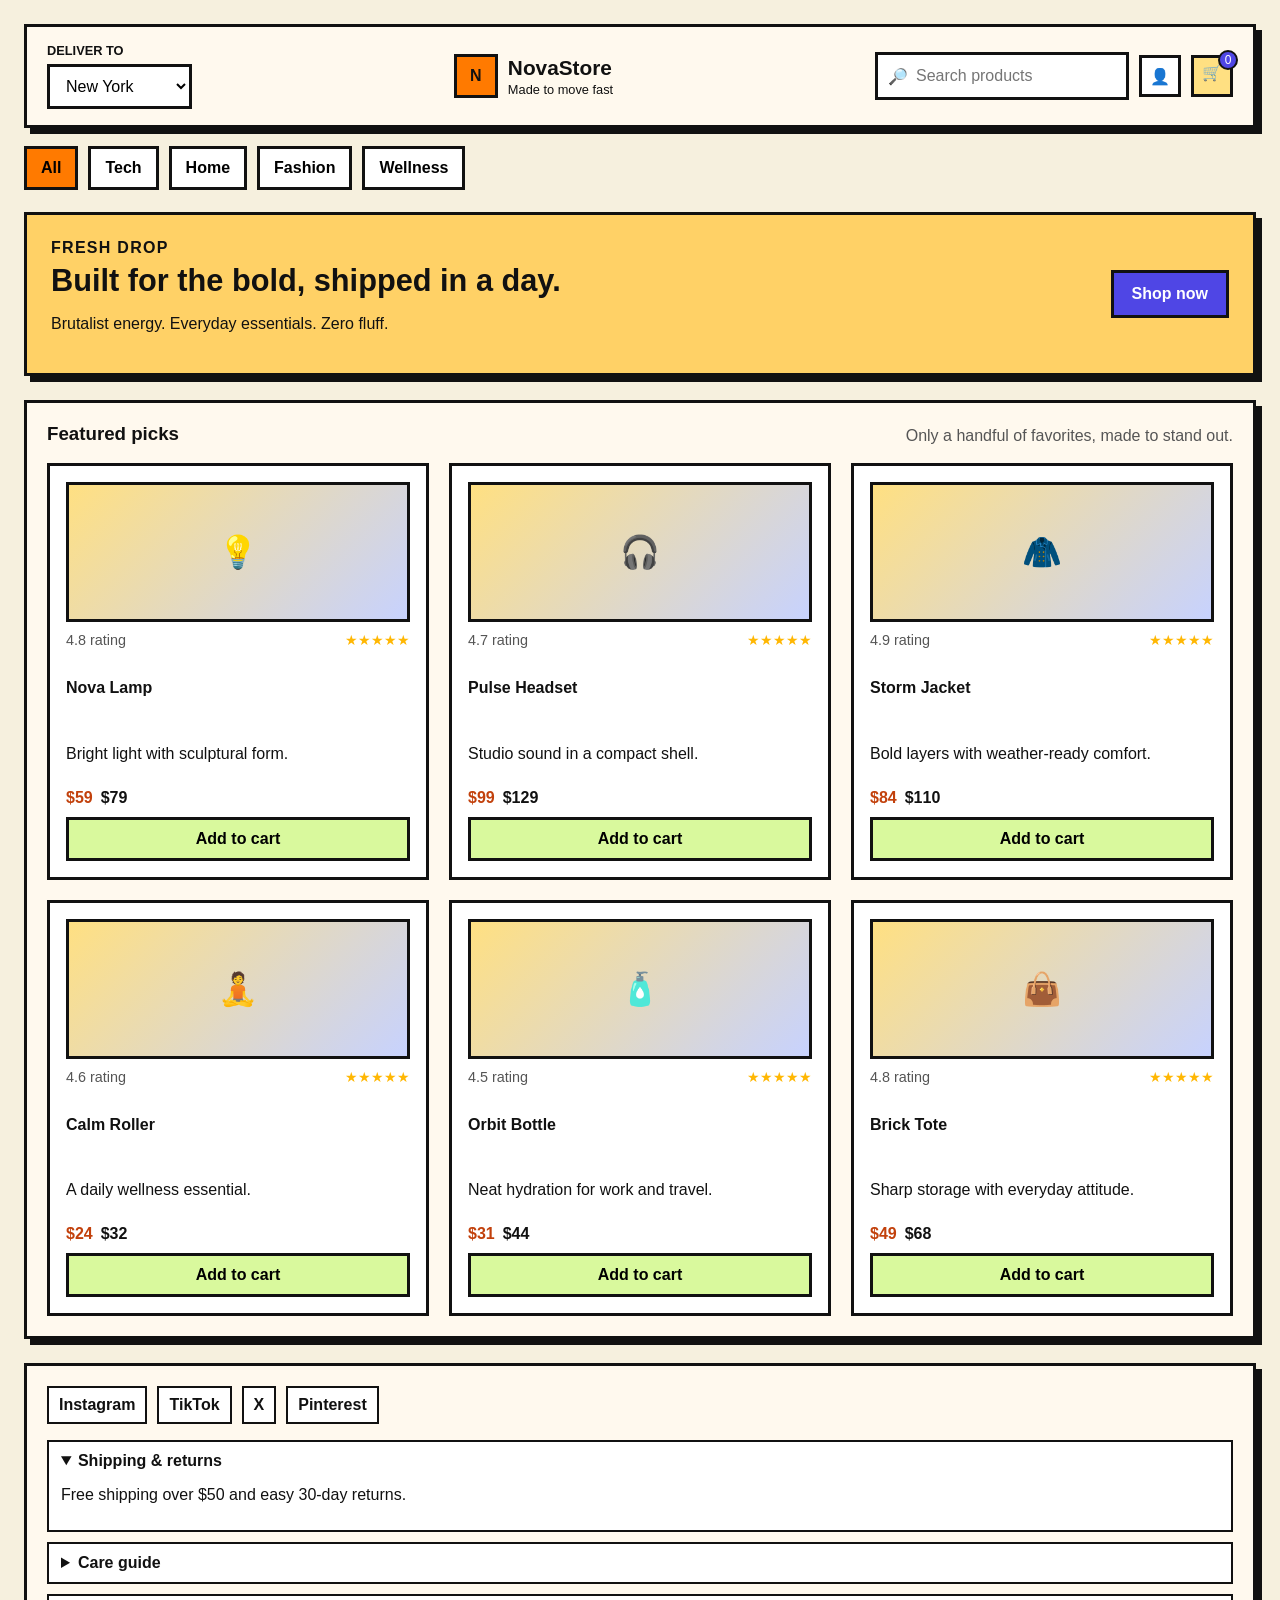
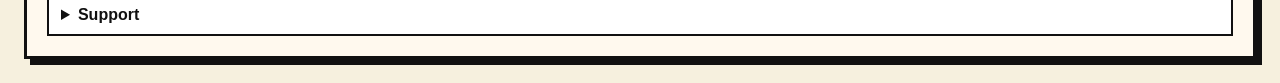
<file: task 5/index.html>
<!DOCTYPE html>
<html lang="en">
  <head>
    <meta charset="UTF-8" />
    <meta name="viewport" content="width=device-width, initial-scale=1.0" />
    <title>NovaStore — Neo Brutalist Commerce</title>
    <link rel="stylesheet" href="styles.css" />
  </head>
  <body>
    <div class="page-shell">
      <header class="topbar">
        <div class="location-box">
          <label for="location">Deliver to</label>
          <select id="location">
            <option>New York</option>
            <option>Chicago</option>
            <option>Los Angeles</option>
            <option>Seattle</option>
          </select>
        </div>

        <div class="brand-block">
          <div class="brand-mark">N</div>
          <div>
            <h1>NovaStore</h1>
            <p>Made to move fast</p>
          </div>
        </div>

        <div class="nav-actions">
          <label class="search-bar" for="searchInput">
            <span>🔎</span>
            <input id="searchInput" type="search" placeholder="Search products" />
          </label>
          <button class="icon-btn" aria-label="Profile">👤</button>
          <button class="icon-btn cart-btn" id="cartToggle" aria-label="Cart">
            🛒<span id="cartCount">0</span>
          </button>
        </div>
      </header>

      <section class="category-strip" aria-label="Product categories">
        <button class="category-pill active" data-category="all">All</button>
        <button class="category-pill" data-category="tech">Tech</button>
        <button class="category-pill" data-category="home">Home</button>
        <button class="category-pill" data-category="fashion">Fashion</button>
        <button class="category-pill" data-category="wellness">Wellness</button>
      </section>

      <main class="main-content">
        <section class="hero-card">
          <div>
            <p class="eyebrow">Fresh drop</p>
            <h2>Built for the bold, shipped in a day.</h2>
            <p>Brutalist energy. Everyday essentials. Zero fluff.</p>
          </div>
          <button class="primary-btn">Shop now</button>
        </section>

        <section class="products-section">
          <div class="section-heading">
            <h3>Featured picks</h3>
            <p>Only a handful of favorites, made to stand out.</p>
          </div>
          <div id="productGrid" class="product-grid"></div>
        </section>
      </main>

      <aside id="cartDrawer" class="cart-drawer" aria-live="polite">
        <div class="drawer-head">
          <h3>Your cart</h3>
          <button id="closeCart" class="icon-btn">✕</button>
        </div>
        <div id="cartItems" class="cart-items"></div>
        <div class="drawer-footer">
          <p id="cartTotal">Total: $0</p>
          <button class="primary-btn full">Checkout</button>
        </div>
      </aside>
      <div id="drawerOverlay" class="drawer-overlay"></div>

      <footer class="site-footer">
        <div class="footer-socials">
          <a href="#">Instagram</a>
          <a href="#">TikTok</a>
          <a href="#">X</a>
          <a href="#">Pinterest</a>
        </div>

        <div class="accordion-list">
          <details open>
            <summary>Shipping & returns</summary>
            <p>Free shipping over $50 and easy 30-day returns.</p>
          </details>
          <details>
            <summary>Care guide</summary>
            <p>Most products are built to last with simple everyday care.</p>
          </details>
          <details>
            <summary>Support</summary>
            <p>Reach our support crew anytime for product questions.</p>
          </details>
        </div>
      </footer>
    </div>

    <script src="script.js"></script>
  </body>
</html>
</file>
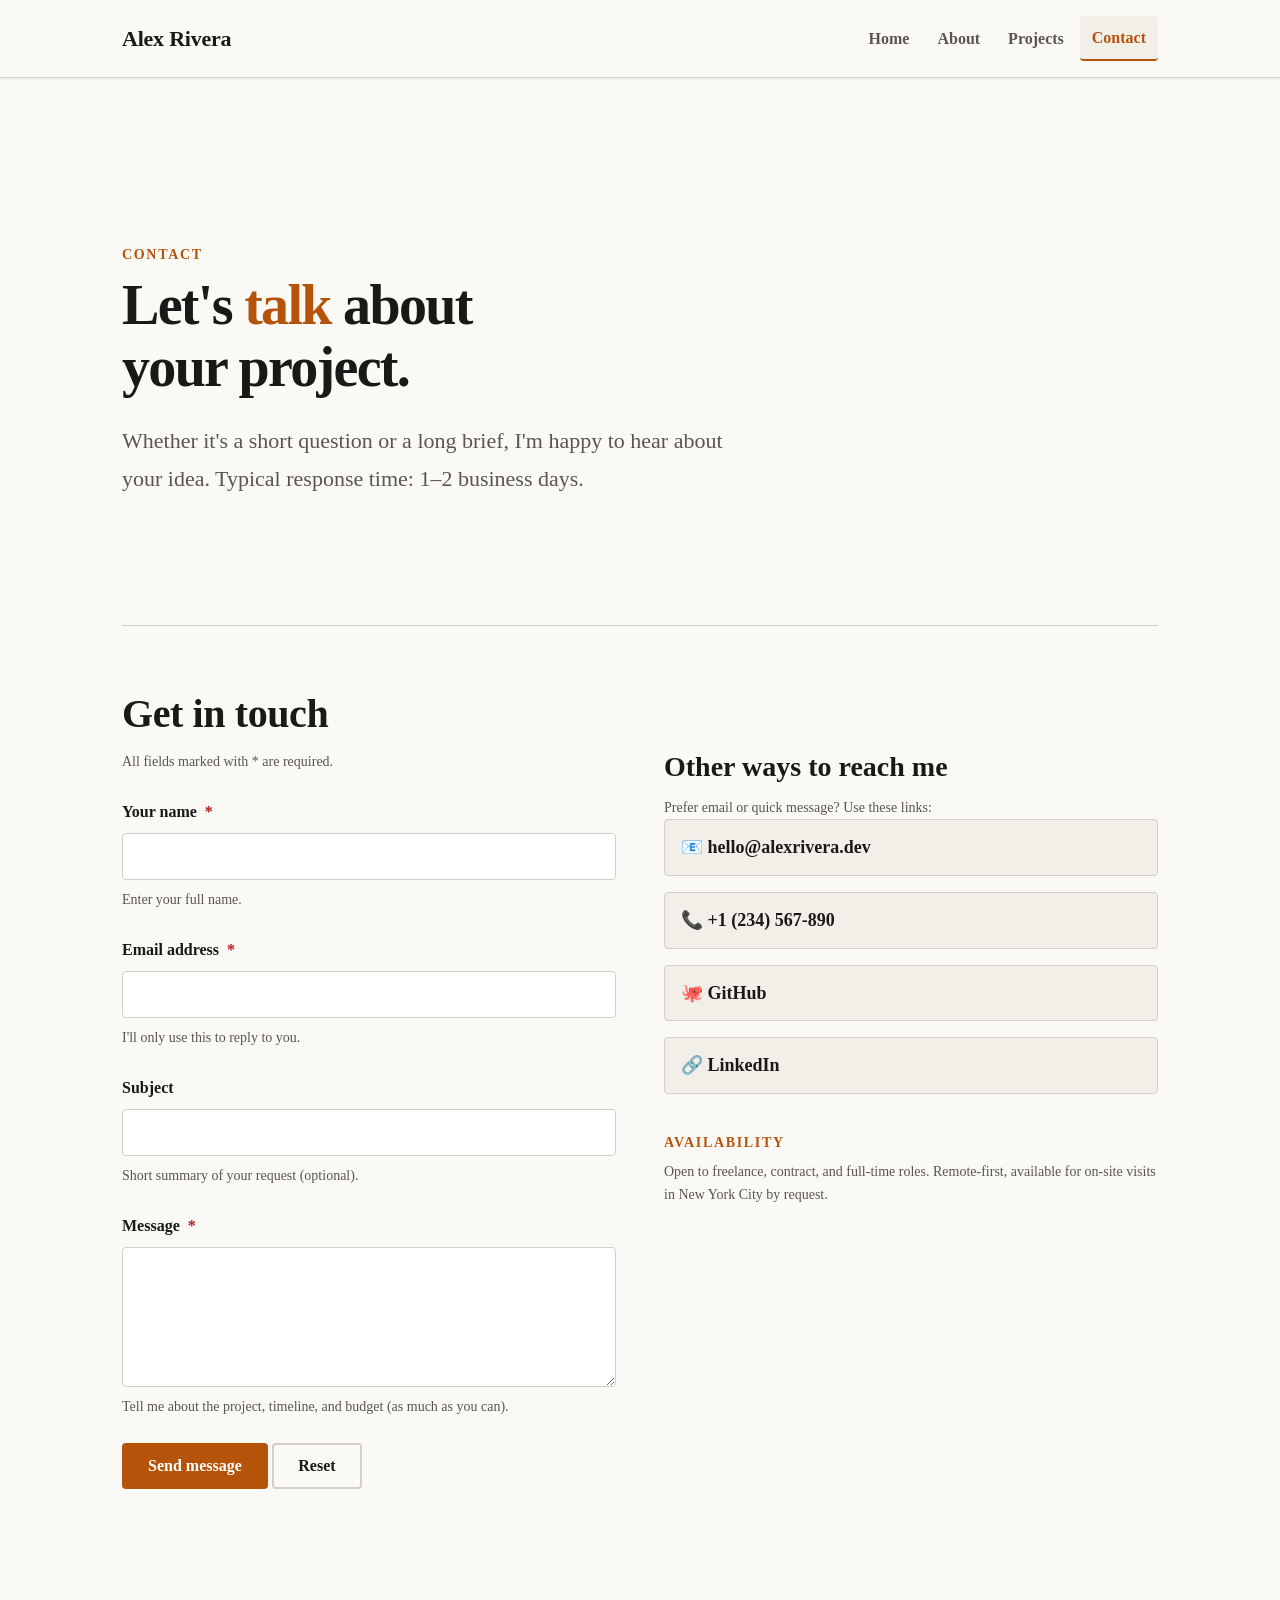
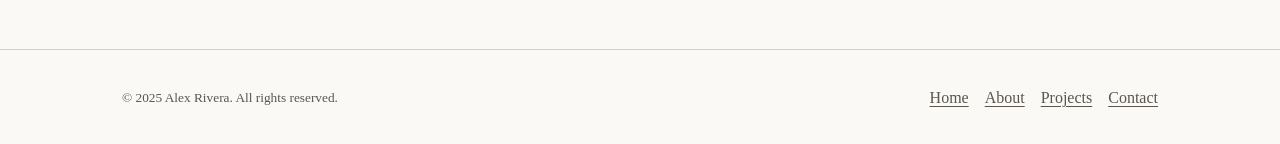
<file: task 1/contact.html>
<!DOCTYPE html>
<!--
  contact.html — Contact Page
  Accessible contact form and contact details
-->
<html lang="en">
<head>
  <meta charset="UTF-8" />
  <meta name="viewport" content="width=device-width, initial-scale=1.0" />

  <title>Contact — Alex Rivera | Full-Stack Developer & Designer</title>
  <meta name="description" content="Get in touch with Alex Rivera for freelance, contract, or full-time opportunities." />
  <link rel="stylesheet" href="style.css" />
</head>

<body>

  <a class="skip-link" href="#main-content">Skip to main content</a>

  <header class="site-header" role="banner">
    <div class="container">
      <a href="index.html" class="site-logo" aria-label="Alex Rivera — go to homepage">Alex Rivera</a>
      <button class="nav-toggle" aria-expanded="false" aria-controls="primary-nav" aria-label="Open site navigation">☰ Menu</button>
      <nav aria-label="Primary" id="primary-nav">
        <ul class="primary-nav" role="list">
          <li><a href="index.html">Home</a></li>
          <li><a href="about.html">About</a></li>
          <li><a href="projects.html">Projects</a></li>
          <li><a href="contact.html" aria-current="page">Contact</a></li>
        </ul>
      </nav>
    </div>
  </header>

  <main id="main-content" role="main">
    <div class="container">

      <section class="hero" aria-labelledby="page-heading">
        <span class="section-label" aria-hidden="true">Contact</span>
        <h1 id="page-heading" class="hero-title">Let's <span class="accent">talk</span> about your project.</h1>
        <p class="hero-description">Whether it's a short question or a long brief, I'm happy to hear about your idea. Typical response time: 1–2 business days.</p>
      </section>

      <section class="section" aria-labelledby="contact-heading">
        <h2 id="contact-heading" class="section-title">Get in touch</h2>

        <div class="contact-layout">

          <!-- Contact Form -->
          <form id="contact-form" class="contact-form" novalidate aria-labelledby="contact-heading">

            <div id="form-status" aria-live="polite" class="form-hint">All fields marked with * are required.</div>

            <div class="form-group">
              <label for="name" class="form-label">Your name <span class="required-marker" aria-hidden="true">*</span></label>
              <input id="name" name="name" class="form-input" type="text" required aria-required="true" aria-describedby="name-hint" />
              <div id="name-hint" class="form-hint">Enter your full name.</div>
            </div>

            <div class="form-group">
              <label for="email" class="form-label">Email address <span class="required-marker" aria-hidden="true">*</span></label>
              <input id="email" name="email" class="form-input" type="email" required aria-required="true" aria-describedby="email-hint" />
              <div id="email-hint" class="form-hint">I'll only use this to reply to you.</div>
            </div>

            <div class="form-group">
              <label for="subject" class="form-label">Subject</label>
              <input id="subject" name="subject" class="form-input" type="text" aria-describedby="subject-hint" />
              <div id="subject-hint" class="form-hint">Short summary of your request (optional).</div>
            </div>

            <div class="form-group">
              <label for="message" class="form-label">Message <span class="required-marker" aria-hidden="true">*</span></label>
              <textarea id="message" name="message" class="form-textarea" required aria-required="true" aria-describedby="message-hint"></textarea>
              <div id="message-hint" class="form-hint">Tell me about the project, timeline, and budget (as much as you can).</div>
            </div>

            <div>
              <button type="submit" class="btn btn-primary">Send message</button>
              <button type="reset" class="btn btn-secondary">Reset</button>
            </div>

          </form>

          <!-- Contact details / social -->
          <aside aria-labelledby="details-heading">
            <h3 id="details-heading" class="section-title">Other ways to reach me</h3>

            <p class="form-hint">Prefer email or quick message? Use these links:</p>

            <ul class="social-links" role="list">
              <li class="social-link-item">
                <a href="mailto:hello@alexrivera.dev" aria-label="Email Alex Rivera">📧 hello@alexrivera.dev</a>
              </li>
              <li class="social-link-item">
                <a href="tel:+1234567890" aria-label="Call Alex Rivera">📞 +1 (234) 567‑890</a>
              </li>
              <li class="social-link-item">
                <a href="https://github.com/alexrivera" target="_blank" rel="noopener noreferrer" aria-label="Alex's GitHub">🐙 GitHub <span class="visually-hidden">(opens in new tab)</span></a>
              </li>
              <li class="social-link-item">
                <a href="https://www.linkedin.com/in/alexrivera" target="_blank" rel="noopener noreferrer" aria-label="Alex's LinkedIn">🔗 LinkedIn <span class="visually-hidden">(opens in new tab)</span></a>
              </li>
            </ul>

            <div style="margin-top:var(--space-8);">
              <h4 class="section-label" style="display:inline-block;">Availability</h4>
              <p class="form-hint">Open to freelance, contract, and full-time roles. Remote-first, available for on-site visits in New York City by request.</p>
            </div>
          </aside>

        </div>
      </section>

    </div>
  </main>

  <footer class="site-footer" role="contentinfo">
    <div class="container">
      <p class="footer-copy"><small>© <time datetime="2025">2025</time> Alex Rivera. All rights reserved.</small></p>
      <nav aria-label="Footer navigation">
        <ul class="footer-nav" role="list">
          <li><a href="index.html">Home</a></li>
          <li><a href="about.html">About</a></li>
          <li><a href="projects.html">Projects</a></li>
          <li><a href="contact.html" aria-current="page">Contact</a></li>
        </ul>
      </nav>
    </div>
  </footer>

  <script>
    // Mobile nav toggle (same pattern as other pages)
    const toggle = document.querySelector('.nav-toggle');
    const nav    = document.querySelector('#primary-nav .primary-nav');
    if (toggle && nav) {
      toggle.addEventListener('click', () => {
        const isOpen = nav.classList.toggle('is-open');
        toggle.setAttribute('aria-expanded', String(isOpen));
        toggle.setAttribute('aria-label', isOpen ? 'Close site navigation' : 'Open site navigation');
        if (isOpen) { const fl = nav.querySelector('a'); if (fl) fl.focus(); }
      });
      document.addEventListener('keydown', (e) => {
        if (e.key === 'Escape' && nav.classList.contains('is-open')) {
          nav.classList.remove('is-open');
          toggle.setAttribute('aria-expanded', 'false');
          toggle.setAttribute('aria-label', 'Open site navigation');
          toggle.focus();
        }
      });
    }

    // Simple client-side form handler: validate and simulate send
    (function () {
      const form = document.getElementById('contact-form');
      const status = document.getElementById('form-status');

      if (!form) return;

      form.addEventListener('submit', (e) => {
        e.preventDefault();
        // Native constraint validation
        if (!form.reportValidity()) {
          status.textContent = 'Please complete the required fields.';
          return;
        }

        // Gather values (could be sent to an API)
        const data = new FormData(form);
        const payload = {
          name: data.get('name'),
          email: data.get('email'),
          subject: data.get('subject'),
          message: data.get('message')
        };

        // Simulate send — in a real site, POST this to a server.
        status.textContent = 'Sending message…';
        // Small timeout to show feedback
        setTimeout(() => {
          status.textContent = 'Thanks — your message has been received. I typically reply within 1–2 business days.';
          form.reset();
        }, 700);
      });
    })();
  </script>

</body>
</html>
</file>
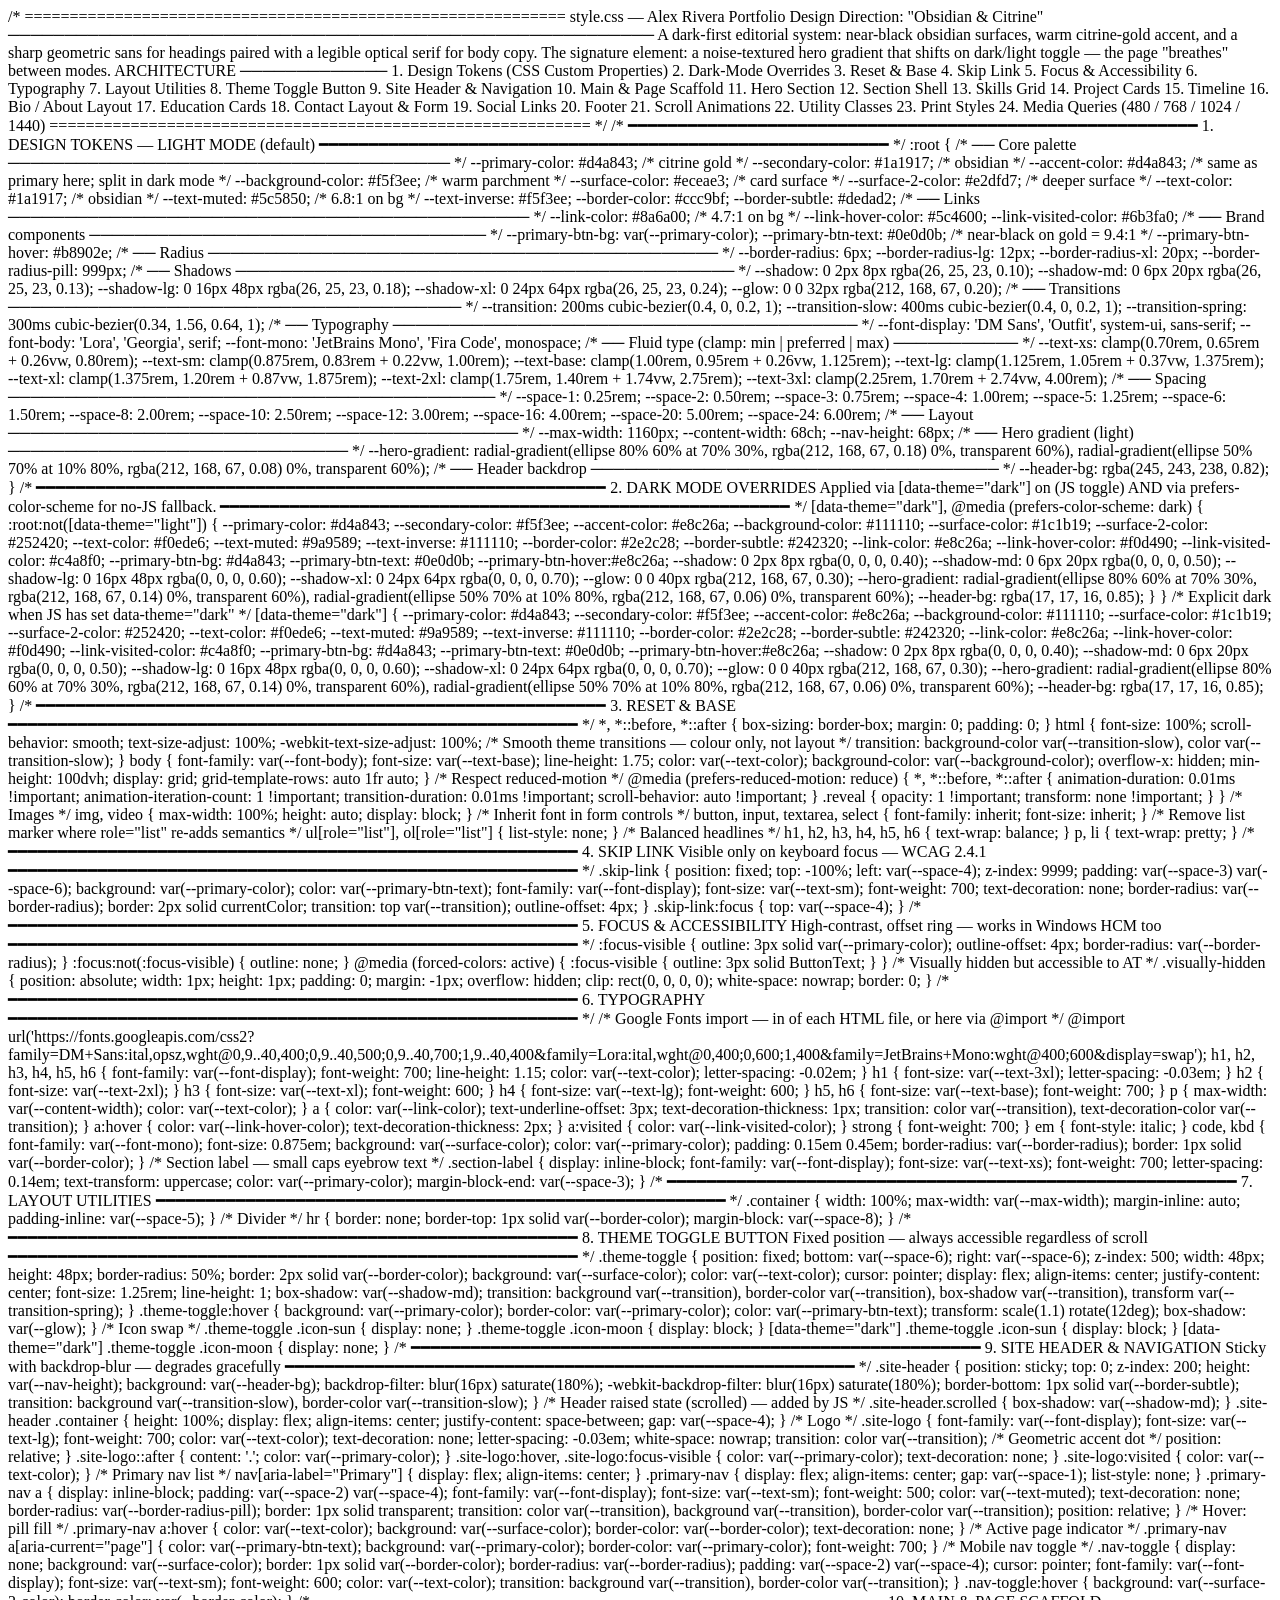
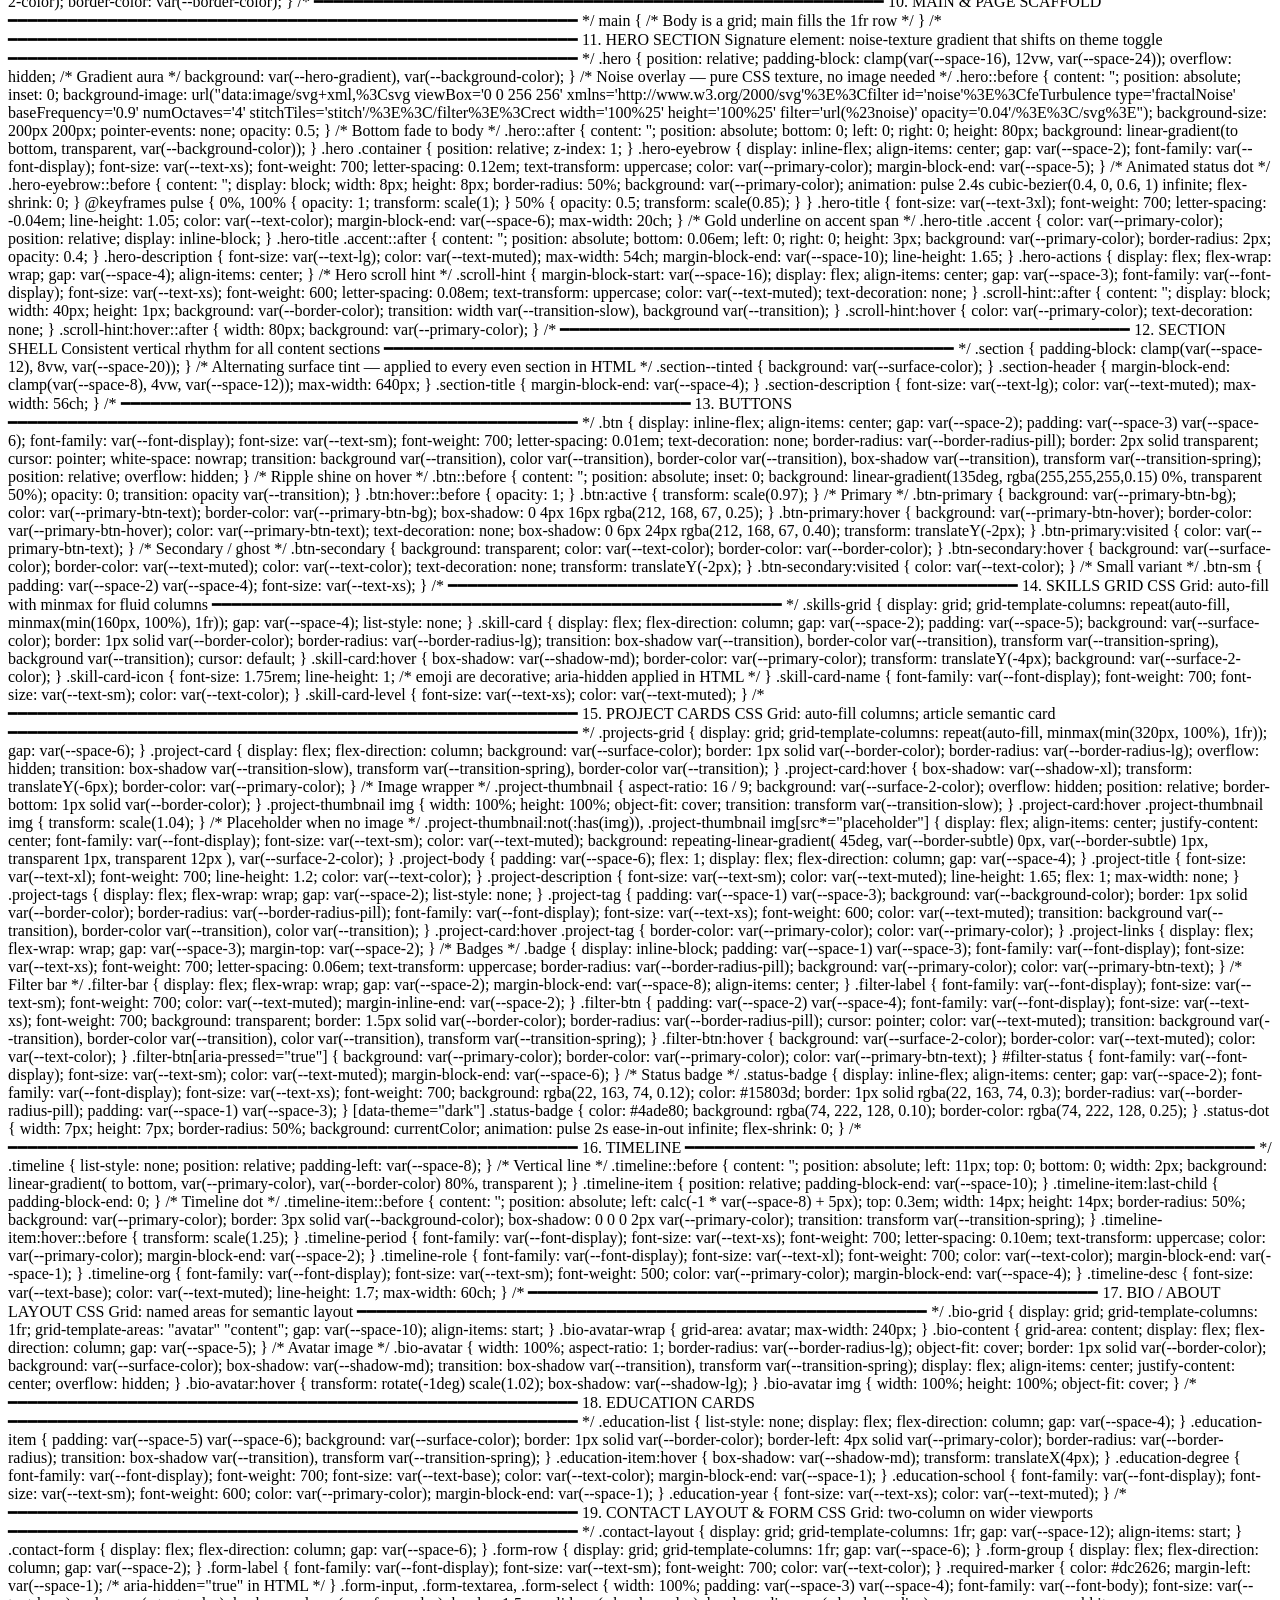
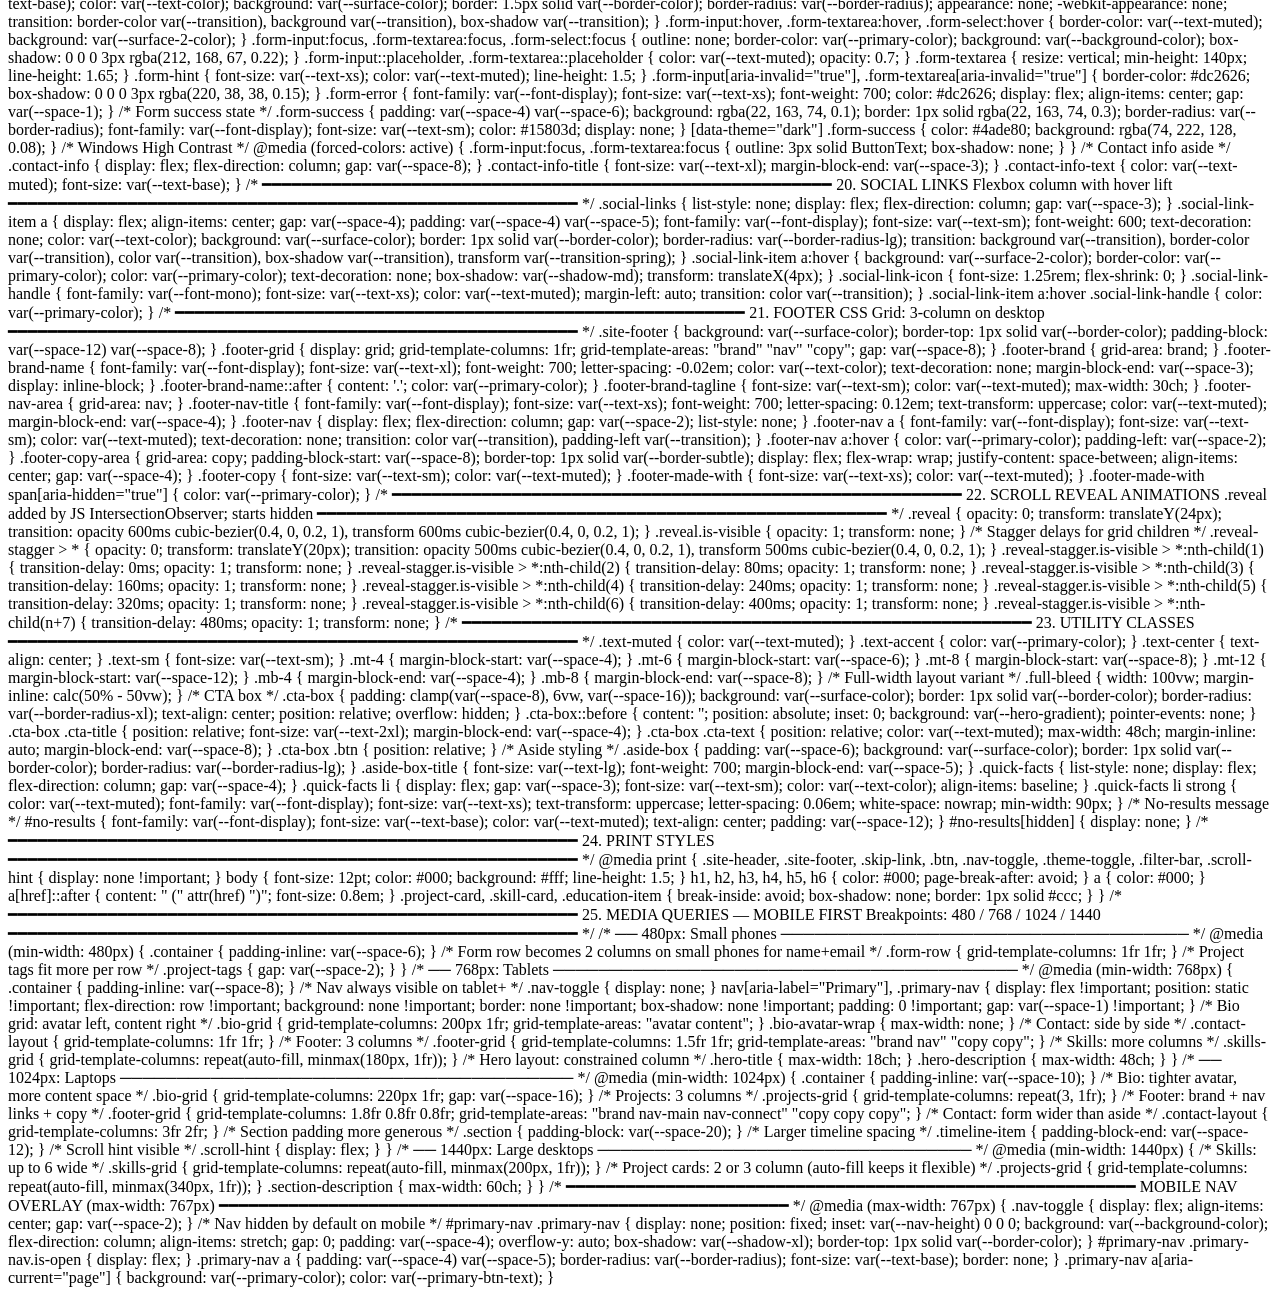
<file: task 2/about.html>
/* ============================================================
   style.css — Alex Rivera Portfolio
   Design Direction: "Obsidian & Citrine"
   ─────────────────────────────────────────────────────────
   A dark-first editorial system: near-black obsidian surfaces,
   warm citrine-gold accent, and a sharp geometric sans for
   headings paired with a legible optical serif for body copy.
   The signature element: a noise-textured hero gradient that
   shifts on dark/light toggle — the page "breathes" between modes.

   ARCHITECTURE
   ─────────────
   1.  Design Tokens (CSS Custom Properties)
   2.  Dark-Mode Overrides
   3.  Reset & Base
   4.  Skip Link
   5.  Focus & Accessibility
   6.  Typography
   7.  Layout Utilities
   8.  Theme Toggle Button
   9.  Site Header & Navigation
   10. Main & Page Scaffold
   11. Hero Section
   12. Section Shell
   13. Skills Grid
   14. Project Cards
   15. Timeline
   16. Bio / About Layout
   17. Education Cards
   18. Contact Layout & Form
   19. Social Links
   20. Footer
   21. Scroll Animations
   22. Utility Classes
   23. Print Styles
   24. Media Queries (480 / 768 / 1024 / 1440)
   ============================================================ */


/* ━━━━━━━━━━━━━━━━━━━━━━━━━━━━━━━━━━━━━━━━━━━━━━━━━━━━━━━━━
   1. DESIGN TOKENS — LIGHT MODE (default)
   ━━━━━━━━━━━━━━━━━━━━━━━━━━━━━━━━━━━━━━━━━━━━━━━━━━━━━━━━━ */
:root {
  /* ── Core palette ─────────────────────────────────────── */
  --primary-color:    #d4a843;   /* citrine gold   */
  --secondary-color:  #1a1917;   /* obsidian       */
  --accent-color:     #d4a843;   /* same as primary here; split in dark mode */
  --background-color: #f5f3ee;   /* warm parchment */
  --surface-color:    #eceae3;   /* card surface   */
  --surface-2-color:  #e2dfd7;   /* deeper surface */
  --text-color:       #1a1917;   /* obsidian       */
  --text-muted:       #5c5850;   /* 6.8:1 on bg    */
  --text-inverse:     #f5f3ee;
  --border-color:     #ccc9bf;
  --border-subtle:    #dedad2;

  /* ── Links ────────────────────────────────────────────── */
  --link-color:         #8a6a00;   /* 4.7:1 on bg */
  --link-hover-color:   #5c4600;
  --link-visited-color: #6b3fa0;

  /* ── Brand components ─────────────────────────────────── */
  --primary-btn-bg:     var(--primary-color);
  --primary-btn-text:   #0e0d0b;   /* near-black on gold = 9.4:1 */
  --primary-btn-hover:  #b8902e;

  /* ── Radius ───────────────────────────────────────────── */
  --border-radius:    6px;
  --border-radius-lg: 12px;
  --border-radius-xl: 20px;
  --border-radius-pill: 999px;

  /* ── Shadows ──────────────────────────────────────────── */
  --shadow:    0 2px 8px rgba(26, 25, 23, 0.10);
  --shadow-md: 0 6px 20px rgba(26, 25, 23, 0.13);
  --shadow-lg: 0 16px 48px rgba(26, 25, 23, 0.18);
  --shadow-xl: 0 24px 64px rgba(26, 25, 23, 0.24);
  --glow:      0 0 32px rgba(212, 168, 67, 0.20);

  /* ── Transitions ──────────────────────────────────────── */
  --transition: 200ms cubic-bezier(0.4, 0, 0.2, 1);
  --transition-slow: 400ms cubic-bezier(0.4, 0, 0.2, 1);
  --transition-spring: 300ms cubic-bezier(0.34, 1.56, 0.64, 1);

  /* ── Typography ───────────────────────────────────────── */
  --font-display: 'DM Sans', 'Outfit', system-ui, sans-serif;
  --font-body:    'Lora', 'Georgia', serif;
  --font-mono:    'JetBrains Mono', 'Fira Code', monospace;

  /* ── Fluid type (clamp: min | preferred | max) ─────────── */
  --text-xs:   clamp(0.70rem,  0.65rem + 0.26vw, 0.80rem);
  --text-sm:   clamp(0.875rem, 0.83rem + 0.22vw, 1.00rem);
  --text-base: clamp(1.00rem,  0.95rem + 0.26vw, 1.125rem);
  --text-lg:   clamp(1.125rem, 1.05rem + 0.37vw, 1.375rem);
  --text-xl:   clamp(1.375rem, 1.20rem + 0.87vw, 1.875rem);
  --text-2xl:  clamp(1.75rem,  1.40rem + 1.74vw, 2.75rem);
  --text-3xl:  clamp(2.25rem,  1.70rem + 2.74vw, 4.00rem);

  /* ── Spacing ─────────────────────────────────────────── */
  --space-1:  0.25rem;
  --space-2:  0.50rem;
  --space-3:  0.75rem;
  --space-4:  1.00rem;
  --space-5:  1.25rem;
  --space-6:  1.50rem;
  --space-8:  2.00rem;
  --space-10: 2.50rem;
  --space-12: 3.00rem;
  --space-16: 4.00rem;
  --space-20: 5.00rem;
  --space-24: 6.00rem;

  /* ── Layout ───────────────────────────────────────────── */
  --max-width:     1160px;
  --content-width: 68ch;
  --nav-height:    68px;

  /* ── Hero gradient (light) ────────────────────────────── */
  --hero-gradient:
    radial-gradient(ellipse 80% 60% at 70% 30%,
      rgba(212, 168, 67, 0.18) 0%,
      transparent 60%),
    radial-gradient(ellipse 50% 70% at 10% 80%,
      rgba(212, 168, 67, 0.08) 0%,
      transparent 60%);

  /* ── Header backdrop ──────────────────────────────────── */
  --header-bg: rgba(245, 243, 238, 0.82);
}


/* ━━━━━━━━━━━━━━━━━━━━━━━━━━━━━━━━━━━━━━━━━━━━━━━━━━━━━━━━━
   2. DARK MODE OVERRIDES
   Applied via [data-theme="dark"] on <html> (JS toggle)
   AND via prefers-color-scheme for no-JS fallback.
   ━━━━━━━━━━━━━━━━━━━━━━━━━━━━━━━━━━━━━━━━━━━━━━━━━━━━━━━━━ */
[data-theme="dark"],
@media (prefers-color-scheme: dark) {
  :root:not([data-theme="light"]) {
    --primary-color:    #d4a843;
    --secondary-color:  #f5f3ee;
    --accent-color:     #e8c26a;
    --background-color: #111110;
    --surface-color:    #1c1b19;
    --surface-2-color:  #252420;
    --text-color:       #f0ede6;
    --text-muted:       #9a9589;
    --text-inverse:     #111110;
    --border-color:     #2e2c28;
    --border-subtle:    #242320;

    --link-color:         #e8c26a;
    --link-hover-color:   #f0d490;
    --link-visited-color: #c4a8f0;

    --primary-btn-bg:   #d4a843;
    --primary-btn-text: #0e0d0b;
    --primary-btn-hover:#e8c26a;

    --shadow:    0 2px 8px rgba(0, 0, 0, 0.40);
    --shadow-md: 0 6px 20px rgba(0, 0, 0, 0.50);
    --shadow-lg: 0 16px 48px rgba(0, 0, 0, 0.60);
    --shadow-xl: 0 24px 64px rgba(0, 0, 0, 0.70);
    --glow:      0 0 40px rgba(212, 168, 67, 0.30);

    --hero-gradient:
      radial-gradient(ellipse 80% 60% at 70% 30%,
        rgba(212, 168, 67, 0.14) 0%,
        transparent 60%),
      radial-gradient(ellipse 50% 70% at 10% 80%,
        rgba(212, 168, 67, 0.06) 0%,
        transparent 60%);

    --header-bg: rgba(17, 17, 16, 0.85);
  }
}

/* Explicit dark when JS has set data-theme="dark" */
[data-theme="dark"] {
  --primary-color:    #d4a843;
  --secondary-color:  #f5f3ee;
  --accent-color:     #e8c26a;
  --background-color: #111110;
  --surface-color:    #1c1b19;
  --surface-2-color:  #252420;
  --text-color:       #f0ede6;
  --text-muted:       #9a9589;
  --text-inverse:     #111110;
  --border-color:     #2e2c28;
  --border-subtle:    #242320;
  --link-color:         #e8c26a;
  --link-hover-color:   #f0d490;
  --link-visited-color: #c4a8f0;
  --primary-btn-bg:   #d4a843;
  --primary-btn-text: #0e0d0b;
  --primary-btn-hover:#e8c26a;
  --shadow:    0 2px 8px rgba(0, 0, 0, 0.40);
  --shadow-md: 0 6px 20px rgba(0, 0, 0, 0.50);
  --shadow-lg: 0 16px 48px rgba(0, 0, 0, 0.60);
  --shadow-xl: 0 24px 64px rgba(0, 0, 0, 0.70);
  --glow:      0 0 40px rgba(212, 168, 67, 0.30);
  --hero-gradient:
    radial-gradient(ellipse 80% 60% at 70% 30%,
      rgba(212, 168, 67, 0.14) 0%,
      transparent 60%),
    radial-gradient(ellipse 50% 70% at 10% 80%,
      rgba(212, 168, 67, 0.06) 0%,
      transparent 60%);
  --header-bg: rgba(17, 17, 16, 0.85);
}


/* ━━━━━━━━━━━━━━━━━━━━━━━━━━━━━━━━━━━━━━━━━━━━━━━━━━━━━━━━━
   3. RESET & BASE
   ━━━━━━━━━━━━━━━━━━━━━━━━━━━━━━━━━━━━━━━━━━━━━━━━━━━━━━━━━ */
*, *::before, *::after {
  box-sizing: border-box;
  margin: 0;
  padding: 0;
}

html {
  font-size: 100%;
  scroll-behavior: smooth;
  text-size-adjust: 100%;
  -webkit-text-size-adjust: 100%;
  /* Smooth theme transitions — colour only, not layout */
  transition:
    background-color var(--transition-slow),
    color var(--transition-slow);
}

body {
  font-family: var(--font-body);
  font-size: var(--text-base);
  line-height: 1.75;
  color: var(--text-color);
  background-color: var(--background-color);
  overflow-x: hidden;
  min-height: 100dvh;
  display: grid;
  grid-template-rows: auto 1fr auto;
}

/* Respect reduced-motion */
@media (prefers-reduced-motion: reduce) {
  *, *::before, *::after {
    animation-duration: 0.01ms !important;
    animation-iteration-count: 1 !important;
    transition-duration: 0.01ms !important;
    scroll-behavior: auto !important;
  }
  .reveal { opacity: 1 !important; transform: none !important; }
}

/* Images */
img, video {
  max-width: 100%;
  height: auto;
  display: block;
}

/* Inherit font in form controls */
button, input, textarea, select {
  font-family: inherit;
  font-size: inherit;
}

/* Remove list marker where role="list" re-adds semantics */
ul[role="list"],
ol[role="list"] {
  list-style: none;
}

/* Balanced headlines */
h1, h2, h3, h4, h5, h6 {
  text-wrap: balance;
}

p, li {
  text-wrap: pretty;
}


/* ━━━━━━━━━━━━━━━━━━━━━━━━━━━━━━━━━━━━━━━━━━━━━━━━━━━━━━━━━
   4. SKIP LINK
   Visible only on keyboard focus — WCAG 2.4.1
   ━━━━━━━━━━━━━━━━━━━━━━━━━━━━━━━━━━━━━━━━━━━━━━━━━━━━━━━━━ */
.skip-link {
  position: fixed;
  top: -100%;
  left: var(--space-4);
  z-index: 9999;
  padding: var(--space-3) var(--space-6);
  background: var(--primary-color);
  color: var(--primary-btn-text);
  font-family: var(--font-display);
  font-size: var(--text-sm);
  font-weight: 700;
  text-decoration: none;
  border-radius: var(--border-radius);
  border: 2px solid currentColor;
  transition: top var(--transition);
  outline-offset: 4px;
}

.skip-link:focus {
  top: var(--space-4);
}


/* ━━━━━━━━━━━━━━━━━━━━━━━━━━━━━━━━━━━━━━━━━━━━━━━━━━━━━━━━━
   5. FOCUS & ACCESSIBILITY
   High-contrast, offset ring — works in Windows HCM too
   ━━━━━━━━━━━━━━━━━━━━━━━━━━━━━━━━━━━━━━━━━━━━━━━━━━━━━━━━━ */
:focus-visible {
  outline: 3px solid var(--primary-color);
  outline-offset: 4px;
  border-radius: var(--border-radius);
}

:focus:not(:focus-visible) {
  outline: none;
}

@media (forced-colors: active) {
  :focus-visible {
    outline: 3px solid ButtonText;
  }
}

/* Visually hidden but accessible to AT */
.visually-hidden {
  position: absolute;
  width: 1px;
  height: 1px;
  padding: 0;
  margin: -1px;
  overflow: hidden;
  clip: rect(0, 0, 0, 0);
  white-space: nowrap;
  border: 0;
}


/* ━━━━━━━━━━━━━━━━━━━━━━━━━━━━━━━━━━━━━━━━━━━━━━━━━━━━━━━━━
   6. TYPOGRAPHY
   ━━━━━━━━━━━━━━━━━━━━━━━━━━━━━━━━━━━━━━━━━━━━━━━━━━━━━━━━━ */

/* Google Fonts import — in <head> of each HTML file, or here via @import */
@import url('https://fonts.googleapis.com/css2?family=DM+Sans:ital,opsz,wght@0,9..40,400;0,9..40,500;0,9..40,700;1,9..40,400&family=Lora:ital,wght@0,400;0,600;1,400&family=JetBrains+Mono:wght@400;600&display=swap');

h1, h2, h3, h4, h5, h6 {
  font-family: var(--font-display);
  font-weight: 700;
  line-height: 1.15;
  color: var(--text-color);
  letter-spacing: -0.02em;
}

h1 { font-size: var(--text-3xl); letter-spacing: -0.03em; }
h2 { font-size: var(--text-2xl); }
h3 { font-size: var(--text-xl);  font-weight: 600; }
h4 { font-size: var(--text-lg);  font-weight: 600; }
h5, h6 { font-size: var(--text-base); font-weight: 700; }

p {
  max-width: var(--content-width);
  color: var(--text-color);
}

a {
  color: var(--link-color);
  text-underline-offset: 3px;
  text-decoration-thickness: 1px;
  transition: color var(--transition), text-decoration-color var(--transition);
}

a:hover {
  color: var(--link-hover-color);
  text-decoration-thickness: 2px;
}

a:visited { color: var(--link-visited-color); }

strong { font-weight: 700; }
em     { font-style: italic; }

code, kbd {
  font-family: var(--font-mono);
  font-size: 0.875em;
  background: var(--surface-color);
  color: var(--primary-color);
  padding: 0.15em 0.45em;
  border-radius: var(--border-radius);
  border: 1px solid var(--border-color);
}

/* Section label — small caps eyebrow text */
.section-label {
  display: inline-block;
  font-family: var(--font-display);
  font-size: var(--text-xs);
  font-weight: 700;
  letter-spacing: 0.14em;
  text-transform: uppercase;
  color: var(--primary-color);
  margin-block-end: var(--space-3);
}


/* ━━━━━━━━━━━━━━━━━━━━━━━━━━━━━━━━━━━━━━━━━━━━━━━━━━━━━━━━━
   7. LAYOUT UTILITIES
   ━━━━━━━━━━━━━━━━━━━━━━━━━━━━━━━━━━━━━━━━━━━━━━━━━━━━━━━━━ */
.container {
  width: 100%;
  max-width: var(--max-width);
  margin-inline: auto;
  padding-inline: var(--space-5);
}

/* Divider */
hr {
  border: none;
  border-top: 1px solid var(--border-color);
  margin-block: var(--space-8);
}


/* ━━━━━━━━━━━━━━━━━━━━━━━━━━━━━━━━━━━━━━━━━━━━━━━━━━━━━━━━━
   8. THEME TOGGLE BUTTON
   Fixed position — always accessible regardless of scroll
   ━━━━━━━━━━━━━━━━━━━━━━━━━━━━━━━━━━━━━━━━━━━━━━━━━━━━━━━━━ */
.theme-toggle {
  position: fixed;
  bottom: var(--space-6);
  right: var(--space-6);
  z-index: 500;
  width: 48px;
  height: 48px;
  border-radius: 50%;
  border: 2px solid var(--border-color);
  background: var(--surface-color);
  color: var(--text-color);
  cursor: pointer;
  display: flex;
  align-items: center;
  justify-content: center;
  font-size: 1.25rem;
  line-height: 1;
  box-shadow: var(--shadow-md);
  transition:
    background var(--transition),
    border-color var(--transition),
    box-shadow var(--transition),
    transform var(--transition-spring);
}

.theme-toggle:hover {
  background: var(--primary-color);
  border-color: var(--primary-color);
  color: var(--primary-btn-text);
  transform: scale(1.1) rotate(12deg);
  box-shadow: var(--glow);
}

/* Icon swap */
.theme-toggle .icon-sun  { display: none; }
.theme-toggle .icon-moon { display: block; }

[data-theme="dark"] .theme-toggle .icon-sun  { display: block; }
[data-theme="dark"] .theme-toggle .icon-moon { display: none; }


/* ━━━━━━━━━━━━━━━━━━━━━━━━━━━━━━━━━━━━━━━━━━━━━━━━━━━━━━━━━
   9. SITE HEADER & NAVIGATION
   Sticky with backdrop-blur — degrades gracefully
   ━━━━━━━━━━━━━━━━━━━━━━━━━━━━━━━━━━━━━━━━━━━━━━━━━━━━━━━━━ */
.site-header {
  position: sticky;
  top: 0;
  z-index: 200;
  height: var(--nav-height);
  background: var(--header-bg);
  backdrop-filter: blur(16px) saturate(180%);
  -webkit-backdrop-filter: blur(16px) saturate(180%);
  border-bottom: 1px solid var(--border-subtle);
  transition: background var(--transition-slow), border-color var(--transition-slow);
}

/* Header raised state (scrolled) — added by JS */
.site-header.scrolled {
  box-shadow: var(--shadow-md);
}

.site-header .container {
  height: 100%;
  display: flex;
  align-items: center;
  justify-content: space-between;
  gap: var(--space-4);
}

/* Logo */
.site-logo {
  font-family: var(--font-display);
  font-size: var(--text-lg);
  font-weight: 700;
  color: var(--text-color);
  text-decoration: none;
  letter-spacing: -0.03em;
  white-space: nowrap;
  transition: color var(--transition);
  /* Geometric accent dot */
  position: relative;
}

.site-logo::after {
  content: '.';
  color: var(--primary-color);
}

.site-logo:hover,
.site-logo:focus-visible {
  color: var(--primary-color);
  text-decoration: none;
}

.site-logo:visited { color: var(--text-color); }

/* Primary nav list */
nav[aria-label="Primary"] {
  display: flex;
  align-items: center;
}

.primary-nav {
  display: flex;
  align-items: center;
  gap: var(--space-1);
  list-style: none;
}

.primary-nav a {
  display: inline-block;
  padding: var(--space-2) var(--space-4);
  font-family: var(--font-display);
  font-size: var(--text-sm);
  font-weight: 500;
  color: var(--text-muted);
  text-decoration: none;
  border-radius: var(--border-radius-pill);
  border: 1px solid transparent;
  transition:
    color var(--transition),
    background var(--transition),
    border-color var(--transition);
  position: relative;
}

/* Hover: pill fill */
.primary-nav a:hover {
  color: var(--text-color);
  background: var(--surface-color);
  border-color: var(--border-color);
  text-decoration: none;
}

/* Active page indicator */
.primary-nav a[aria-current="page"] {
  color: var(--primary-btn-text);
  background: var(--primary-color);
  border-color: var(--primary-color);
  font-weight: 700;
}

/* Mobile nav toggle */
.nav-toggle {
  display: none;
  background: var(--surface-color);
  border: 1px solid var(--border-color);
  border-radius: var(--border-radius);
  padding: var(--space-2) var(--space-4);
  cursor: pointer;
  font-family: var(--font-display);
  font-size: var(--text-sm);
  font-weight: 600;
  color: var(--text-color);
  transition: background var(--transition), border-color var(--transition);
}

.nav-toggle:hover {
  background: var(--surface-2-color);
  border-color: var(--border-color);
}


/* ━━━━━━━━━━━━━━━━━━━━━━━━━━━━━━━━━━━━━━━━━━━━━━━━━━━━━━━━━
   10. MAIN & PAGE SCAFFOLD
   ━━━━━━━━━━━━━━━━━━━━━━━━━━━━━━━━━━━━━━━━━━━━━━━━━━━━━━━━━ */
main {
  /* Body is a grid; main fills the 1fr row */
}


/* ━━━━━━━━━━━━━━━━━━━━━━━━━━━━━━━━━━━━━━━━━━━━━━━━━━━━━━━━━
   11. HERO SECTION
   Signature element: noise-texture gradient that shifts on theme toggle
   ━━━━━━━━━━━━━━━━━━━━━━━━━━━━━━━━━━━━━━━━━━━━━━━━━━━━━━━━━ */
.hero {
  position: relative;
  padding-block: clamp(var(--space-16), 12vw, var(--space-24));
  overflow: hidden;
  /* Gradient aura */
  background: var(--hero-gradient), var(--background-color);
}

/* Noise overlay — pure CSS texture, no image needed */
.hero::before {
  content: '';
  position: absolute;
  inset: 0;
  background-image: url("data:image/svg+xml,%3Csvg viewBox='0 0 256 256' xmlns='http://www.w3.org/2000/svg'%3E%3Cfilter id='noise'%3E%3CfeTurbulence type='fractalNoise' baseFrequency='0.9' numOctaves='4' stitchTiles='stitch'/%3E%3C/filter%3E%3Crect width='100%25' height='100%25' filter='url(%23noise)' opacity='0.04'/%3E%3C/svg%3E");
  background-size: 200px 200px;
  pointer-events: none;
  opacity: 0.5;
}

/* Bottom fade to body */
.hero::after {
  content: '';
  position: absolute;
  bottom: 0;
  left: 0;
  right: 0;
  height: 80px;
  background: linear-gradient(to bottom, transparent, var(--background-color));
}

.hero .container {
  position: relative;
  z-index: 1;
}

.hero-eyebrow {
  display: inline-flex;
  align-items: center;
  gap: var(--space-2);
  font-family: var(--font-display);
  font-size: var(--text-xs);
  font-weight: 700;
  letter-spacing: 0.12em;
  text-transform: uppercase;
  color: var(--primary-color);
  margin-block-end: var(--space-5);
}

/* Animated status dot */
.hero-eyebrow::before {
  content: '';
  display: block;
  width: 8px;
  height: 8px;
  border-radius: 50%;
  background: var(--primary-color);
  animation: pulse 2.4s cubic-bezier(0.4, 0, 0.6, 1) infinite;
  flex-shrink: 0;
}

@keyframes pulse {
  0%, 100% { opacity: 1;   transform: scale(1);    }
  50%       { opacity: 0.5; transform: scale(0.85); }
}

.hero-title {
  font-size: var(--text-3xl);
  font-weight: 700;
  letter-spacing: -0.04em;
  line-height: 1.05;
  color: var(--text-color);
  margin-block-end: var(--space-6);
  max-width: 20ch;
}

/* Gold underline on accent span */
.hero-title .accent {
  color: var(--primary-color);
  position: relative;
  display: inline-block;
}

.hero-title .accent::after {
  content: '';
  position: absolute;
  bottom: 0.06em;
  left: 0;
  right: 0;
  height: 3px;
  background: var(--primary-color);
  border-radius: 2px;
  opacity: 0.4;
}

.hero-description {
  font-size: var(--text-lg);
  color: var(--text-muted);
  max-width: 54ch;
  margin-block-end: var(--space-10);
  line-height: 1.65;
}

.hero-actions {
  display: flex;
  flex-wrap: wrap;
  gap: var(--space-4);
  align-items: center;
}

/* Hero scroll hint */
.scroll-hint {
  margin-block-start: var(--space-16);
  display: flex;
  align-items: center;
  gap: var(--space-3);
  font-family: var(--font-display);
  font-size: var(--text-xs);
  font-weight: 600;
  letter-spacing: 0.08em;
  text-transform: uppercase;
  color: var(--text-muted);
  text-decoration: none;
}

.scroll-hint::after {
  content: '';
  display: block;
  width: 40px;
  height: 1px;
  background: var(--border-color);
  transition: width var(--transition-slow), background var(--transition);
}

.scroll-hint:hover { color: var(--primary-color); text-decoration: none; }
.scroll-hint:hover::after { width: 80px; background: var(--primary-color); }


/* ━━━━━━━━━━━━━━━━━━━━━━━━━━━━━━━━━━━━━━━━━━━━━━━━━━━━━━━━━
   12. SECTION SHELL
   Consistent vertical rhythm for all content sections
   ━━━━━━━━━━━━━━━━━━━━━━━━━━━━━━━━━━━━━━━━━━━━━━━━━━━━━━━━━ */
.section {
  padding-block: clamp(var(--space-12), 8vw, var(--space-20));
}

/* Alternating surface tint — applied to every even section in HTML */
.section--tinted {
  background: var(--surface-color);
}

.section-header {
  margin-block-end: clamp(var(--space-8), 4vw, var(--space-12));
  max-width: 640px;
}

.section-title {
  margin-block-end: var(--space-4);
}

.section-description {
  font-size: var(--text-lg);
  color: var(--text-muted);
  max-width: 56ch;
}


/* ━━━━━━━━━━━━━━━━━━━━━━━━━━━━━━━━━━━━━━━━━━━━━━━━━━━━━━━━━
   13. BUTTONS
   ━━━━━━━━━━━━━━━━━━━━━━━━━━━━━━━━━━━━━━━━━━━━━━━━━━━━━━━━━ */
.btn {
  display: inline-flex;
  align-items: center;
  gap: var(--space-2);
  padding: var(--space-3) var(--space-6);
  font-family: var(--font-display);
  font-size: var(--text-sm);
  font-weight: 700;
  letter-spacing: 0.01em;
  text-decoration: none;
  border-radius: var(--border-radius-pill);
  border: 2px solid transparent;
  cursor: pointer;
  white-space: nowrap;
  transition:
    background  var(--transition),
    color       var(--transition),
    border-color var(--transition),
    box-shadow  var(--transition),
    transform   var(--transition-spring);
  position: relative;
  overflow: hidden;
}

/* Ripple shine on hover */
.btn::before {
  content: '';
  position: absolute;
  inset: 0;
  background: linear-gradient(135deg, rgba(255,255,255,0.15) 0%, transparent 50%);
  opacity: 0;
  transition: opacity var(--transition);
}

.btn:hover::before { opacity: 1; }

.btn:active {
  transform: scale(0.97);
}

/* Primary */
.btn-primary {
  background: var(--primary-btn-bg);
  color: var(--primary-btn-text);
  border-color: var(--primary-btn-bg);
  box-shadow: 0 4px 16px rgba(212, 168, 67, 0.25);
}

.btn-primary:hover {
  background: var(--primary-btn-hover);
  border-color: var(--primary-btn-hover);
  color: var(--primary-btn-text);
  text-decoration: none;
  box-shadow: 0 6px 24px rgba(212, 168, 67, 0.40);
  transform: translateY(-2px);
}

.btn-primary:visited { color: var(--primary-btn-text); }

/* Secondary / ghost */
.btn-secondary {
  background: transparent;
  color: var(--text-color);
  border-color: var(--border-color);
}

.btn-secondary:hover {
  background: var(--surface-color);
  border-color: var(--text-muted);
  color: var(--text-color);
  text-decoration: none;
  transform: translateY(-2px);
}

.btn-secondary:visited { color: var(--text-color); }

/* Small variant */
.btn-sm {
  padding: var(--space-2) var(--space-4);
  font-size: var(--text-xs);
}


/* ━━━━━━━━━━━━━━━━━━━━━━━━━━━━━━━━━━━━━━━━━━━━━━━━━━━━━━━━━
   14. SKILLS GRID
   CSS Grid: auto-fill with minmax for fluid columns
   ━━━━━━━━━━━━━━━━━━━━━━━━━━━━━━━━━━━━━━━━━━━━━━━━━━━━━━━━━ */
.skills-grid {
  display: grid;
  grid-template-columns: repeat(auto-fill, minmax(min(160px, 100%), 1fr));
  gap: var(--space-4);
  list-style: none;
}

.skill-card {
  display: flex;
  flex-direction: column;
  gap: var(--space-2);
  padding: var(--space-5);
  background: var(--surface-color);
  border: 1px solid var(--border-color);
  border-radius: var(--border-radius-lg);
  transition:
    box-shadow  var(--transition),
    border-color var(--transition),
    transform   var(--transition-spring),
    background  var(--transition);
  cursor: default;
}

.skill-card:hover {
  box-shadow: var(--shadow-md);
  border-color: var(--primary-color);
  transform: translateY(-4px);
  background: var(--surface-2-color);
}

.skill-card-icon {
  font-size: 1.75rem;
  line-height: 1;
  /* emoji are decorative; aria-hidden applied in HTML */
}

.skill-card-name {
  font-family: var(--font-display);
  font-weight: 700;
  font-size: var(--text-sm);
  color: var(--text-color);
}

.skill-card-level {
  font-size: var(--text-xs);
  color: var(--text-muted);
}


/* ━━━━━━━━━━━━━━━━━━━━━━━━━━━━━━━━━━━━━━━━━━━━━━━━━━━━━━━━━
   15. PROJECT CARDS
   CSS Grid: auto-fill columns; article semantic card
   ━━━━━━━━━━━━━━━━━━━━━━━━━━━━━━━━━━━━━━━━━━━━━━━━━━━━━━━━━ */
.projects-grid {
  display: grid;
  grid-template-columns: repeat(auto-fill, minmax(min(320px, 100%), 1fr));
  gap: var(--space-6);
}

.project-card {
  display: flex;
  flex-direction: column;
  background: var(--surface-color);
  border: 1px solid var(--border-color);
  border-radius: var(--border-radius-lg);
  overflow: hidden;
  transition:
    box-shadow  var(--transition-slow),
    transform   var(--transition-spring),
    border-color var(--transition);
}

.project-card:hover {
  box-shadow: var(--shadow-xl);
  transform: translateY(-6px);
  border-color: var(--primary-color);
}

/* Image wrapper */
.project-thumbnail {
  aspect-ratio: 16 / 9;
  background: var(--surface-2-color);
  overflow: hidden;
  position: relative;
  border-bottom: 1px solid var(--border-color);
}

.project-thumbnail img {
  width: 100%;
  height: 100%;
  object-fit: cover;
  transition: transform var(--transition-slow);
}

.project-card:hover .project-thumbnail img {
  transform: scale(1.04);
}

/* Placeholder when no image */
.project-thumbnail:not(:has(img)),
.project-thumbnail img[src*="placeholder"] {
  display: flex;
  align-items: center;
  justify-content: center;
  font-family: var(--font-display);
  font-size: var(--text-sm);
  color: var(--text-muted);
  background:
    repeating-linear-gradient(
      45deg,
      var(--border-subtle) 0px,
      var(--border-subtle) 1px,
      transparent 1px,
      transparent 12px
    ),
    var(--surface-2-color);
}

.project-body {
  padding: var(--space-6);
  flex: 1;
  display: flex;
  flex-direction: column;
  gap: var(--space-4);
}

.project-title {
  font-size: var(--text-xl);
  font-weight: 700;
  line-height: 1.2;
  color: var(--text-color);
}

.project-description {
  font-size: var(--text-sm);
  color: var(--text-muted);
  line-height: 1.65;
  flex: 1;
  max-width: none;
}

.project-tags {
  display: flex;
  flex-wrap: wrap;
  gap: var(--space-2);
  list-style: none;
}

.project-tag {
  padding: var(--space-1) var(--space-3);
  background: var(--background-color);
  border: 1px solid var(--border-color);
  border-radius: var(--border-radius-pill);
  font-family: var(--font-display);
  font-size: var(--text-xs);
  font-weight: 600;
  color: var(--text-muted);
  transition: background var(--transition), border-color var(--transition), color var(--transition);
}

.project-card:hover .project-tag {
  border-color: var(--primary-color);
  color: var(--primary-color);
}

.project-links {
  display: flex;
  flex-wrap: wrap;
  gap: var(--space-3);
  margin-top: var(--space-2);
}

/* Badges */
.badge {
  display: inline-block;
  padding: var(--space-1) var(--space-3);
  font-family: var(--font-display);
  font-size: var(--text-xs);
  font-weight: 700;
  letter-spacing: 0.06em;
  text-transform: uppercase;
  border-radius: var(--border-radius-pill);
  background: var(--primary-color);
  color: var(--primary-btn-text);
}

/* Filter bar */
.filter-bar {
  display: flex;
  flex-wrap: wrap;
  gap: var(--space-2);
  margin-block-end: var(--space-8);
  align-items: center;
}

.filter-label {
  font-family: var(--font-display);
  font-size: var(--text-sm);
  font-weight: 700;
  color: var(--text-muted);
  margin-inline-end: var(--space-2);
}

.filter-btn {
  padding: var(--space-2) var(--space-4);
  font-family: var(--font-display);
  font-size: var(--text-xs);
  font-weight: 700;
  background: transparent;
  border: 1.5px solid var(--border-color);
  border-radius: var(--border-radius-pill);
  cursor: pointer;
  color: var(--text-muted);
  transition:
    background  var(--transition),
    border-color var(--transition),
    color       var(--transition),
    transform   var(--transition-spring);
}

.filter-btn:hover {
  background: var(--surface-2-color);
  border-color: var(--text-muted);
  color: var(--text-color);
}

.filter-btn[aria-pressed="true"] {
  background: var(--primary-color);
  border-color: var(--primary-color);
  color: var(--primary-btn-text);
}

#filter-status {
  font-family: var(--font-display);
  font-size: var(--text-sm);
  color: var(--text-muted);
  margin-block-end: var(--space-6);
}

/* Status badge */
.status-badge {
  display: inline-flex;
  align-items: center;
  gap: var(--space-2);
  font-family: var(--font-display);
  font-size: var(--text-xs);
  font-weight: 700;
  background: rgba(22, 163, 74, 0.12);
  color: #15803d;
  border: 1px solid rgba(22, 163, 74, 0.3);
  border-radius: var(--border-radius-pill);
  padding: var(--space-1) var(--space-3);
}

[data-theme="dark"] .status-badge {
  color: #4ade80;
  background: rgba(74, 222, 128, 0.10);
  border-color: rgba(74, 222, 128, 0.25);
}

.status-dot {
  width: 7px;
  height: 7px;
  border-radius: 50%;
  background: currentColor;
  animation: pulse 2s ease-in-out infinite;
  flex-shrink: 0;
}


/* ━━━━━━━━━━━━━━━━━━━━━━━━━━━━━━━━━━━━━━━━━━━━━━━━━━━━━━━━━
   16. TIMELINE
   ━━━━━━━━━━━━━━━━━━━━━━━━━━━━━━━━━━━━━━━━━━━━━━━━━━━━━━━━━ */
.timeline {
  list-style: none;
  position: relative;
  padding-left: var(--space-8);
}

/* Vertical line */
.timeline::before {
  content: '';
  position: absolute;
  left: 11px;
  top: 0;
  bottom: 0;
  width: 2px;
  background: linear-gradient(
    to bottom,
    var(--primary-color),
    var(--border-color) 80%,
    transparent
  );
}

.timeline-item {
  position: relative;
  padding-block-end: var(--space-10);
}

.timeline-item:last-child {
  padding-block-end: 0;
}

/* Timeline dot */
.timeline-item::before {
  content: '';
  position: absolute;
  left: calc(-1 * var(--space-8) + 5px);
  top: 0.3em;
  width: 14px;
  height: 14px;
  border-radius: 50%;
  background: var(--primary-color);
  border: 3px solid var(--background-color);
  box-shadow: 0 0 0 2px var(--primary-color);
  transition: transform var(--transition-spring);
}

.timeline-item:hover::before {
  transform: scale(1.25);
}

.timeline-period {
  font-family: var(--font-display);
  font-size: var(--text-xs);
  font-weight: 700;
  letter-spacing: 0.10em;
  text-transform: uppercase;
  color: var(--primary-color);
  margin-block-end: var(--space-2);
}

.timeline-role {
  font-family: var(--font-display);
  font-size: var(--text-xl);
  font-weight: 700;
  color: var(--text-color);
  margin-block-end: var(--space-1);
}

.timeline-org {
  font-family: var(--font-display);
  font-size: var(--text-sm);
  font-weight: 500;
  color: var(--primary-color);
  margin-block-end: var(--space-4);
}

.timeline-desc {
  font-size: var(--text-base);
  color: var(--text-muted);
  line-height: 1.7;
  max-width: 60ch;
}


/* ━━━━━━━━━━━━━━━━━━━━━━━━━━━━━━━━━━━━━━━━━━━━━━━━━━━━━━━━━
   17. BIO / ABOUT LAYOUT
   CSS Grid: named areas for semantic layout
   ━━━━━━━━━━━━━━━━━━━━━━━━━━━━━━━━━━━━━━━━━━━━━━━━━━━━━━━━━ */
.bio-grid {
  display: grid;
  grid-template-columns: 1fr;
  grid-template-areas:
    "avatar"
    "content";
  gap: var(--space-10);
  align-items: start;
}

.bio-avatar-wrap {
  grid-area: avatar;
  max-width: 240px;
}

.bio-content {
  grid-area: content;
  display: flex;
  flex-direction: column;
  gap: var(--space-5);
}

/* Avatar image */
.bio-avatar {
  width: 100%;
  aspect-ratio: 1;
  border-radius: var(--border-radius-lg);
  object-fit: cover;
  border: 1px solid var(--border-color);
  background: var(--surface-color);
  box-shadow: var(--shadow-md);
  transition: box-shadow var(--transition), transform var(--transition-spring);
  display: flex;
  align-items: center;
  justify-content: center;
  overflow: hidden;
}

.bio-avatar:hover {
  transform: rotate(-1deg) scale(1.02);
  box-shadow: var(--shadow-lg);
}

.bio-avatar img {
  width: 100%;
  height: 100%;
  object-fit: cover;
}


/* ━━━━━━━━━━━━━━━━━━━━━━━━━━━━━━━━━━━━━━━━━━━━━━━━━━━━━━━━━
   18. EDUCATION CARDS
   ━━━━━━━━━━━━━━━━━━━━━━━━━━━━━━━━━━━━━━━━━━━━━━━━━━━━━━━━━ */
.education-list {
  list-style: none;
  display: flex;
  flex-direction: column;
  gap: var(--space-4);
}

.education-item {
  padding: var(--space-5) var(--space-6);
  background: var(--surface-color);
  border: 1px solid var(--border-color);
  border-left: 4px solid var(--primary-color);
  border-radius: var(--border-radius);
  transition: box-shadow var(--transition), transform var(--transition-spring);
}

.education-item:hover {
  box-shadow: var(--shadow-md);
  transform: translateX(4px);
}

.education-degree {
  font-family: var(--font-display);
  font-weight: 700;
  font-size: var(--text-base);
  color: var(--text-color);
  margin-block-end: var(--space-1);
}

.education-school {
  font-family: var(--font-display);
  font-size: var(--text-sm);
  font-weight: 600;
  color: var(--primary-color);
  margin-block-end: var(--space-1);
}

.education-year {
  font-size: var(--text-xs);
  color: var(--text-muted);
}


/* ━━━━━━━━━━━━━━━━━━━━━━━━━━━━━━━━━━━━━━━━━━━━━━━━━━━━━━━━━
   19. CONTACT LAYOUT & FORM
   CSS Grid: two-column on wider viewports
   ━━━━━━━━━━━━━━━━━━━━━━━━━━━━━━━━━━━━━━━━━━━━━━━━━━━━━━━━━ */
.contact-layout {
  display: grid;
  grid-template-columns: 1fr;
  gap: var(--space-12);
  align-items: start;
}

.contact-form {
  display: flex;
  flex-direction: column;
  gap: var(--space-6);
}

.form-row {
  display: grid;
  grid-template-columns: 1fr;
  gap: var(--space-6);
}

.form-group {
  display: flex;
  flex-direction: column;
  gap: var(--space-2);
}

.form-label {
  font-family: var(--font-display);
  font-size: var(--text-sm);
  font-weight: 700;
  color: var(--text-color);
}

.required-marker {
  color: #dc2626;
  margin-left: var(--space-1);
  /* aria-hidden="true" in HTML */
}

.form-input,
.form-textarea,
.form-select {
  width: 100%;
  padding: var(--space-3) var(--space-4);
  font-family: var(--font-body);
  font-size: var(--text-base);
  color: var(--text-color);
  background: var(--surface-color);
  border: 1.5px solid var(--border-color);
  border-radius: var(--border-radius);
  appearance: none;
  -webkit-appearance: none;
  transition:
    border-color var(--transition),
    background   var(--transition),
    box-shadow   var(--transition);
}

.form-input:hover,
.form-textarea:hover,
.form-select:hover {
  border-color: var(--text-muted);
  background: var(--surface-2-color);
}

.form-input:focus,
.form-textarea:focus,
.form-select:focus {
  outline: none;
  border-color: var(--primary-color);
  background: var(--background-color);
  box-shadow: 0 0 0 3px rgba(212, 168, 67, 0.22);
}

.form-input::placeholder,
.form-textarea::placeholder {
  color: var(--text-muted);
  opacity: 0.7;
}

.form-textarea {
  resize: vertical;
  min-height: 140px;
  line-height: 1.65;
}

.form-hint {
  font-size: var(--text-xs);
  color: var(--text-muted);
  line-height: 1.5;
}

.form-input[aria-invalid="true"],
.form-textarea[aria-invalid="true"] {
  border-color: #dc2626;
  box-shadow: 0 0 0 3px rgba(220, 38, 38, 0.15);
}

.form-error {
  font-family: var(--font-display);
  font-size: var(--text-xs);
  font-weight: 700;
  color: #dc2626;
  display: flex;
  align-items: center;
  gap: var(--space-1);
}

/* Form success state */
.form-success {
  padding: var(--space-4) var(--space-6);
  background: rgba(22, 163, 74, 0.1);
  border: 1px solid rgba(22, 163, 74, 0.3);
  border-radius: var(--border-radius);
  font-family: var(--font-display);
  font-size: var(--text-sm);
  color: #15803d;
  display: none;
}

[data-theme="dark"] .form-success {
  color: #4ade80;
  background: rgba(74, 222, 128, 0.08);
}

/* Windows High Contrast */
@media (forced-colors: active) {
  .form-input:focus,
  .form-textarea:focus {
    outline: 3px solid ButtonText;
    box-shadow: none;
  }
}

/* Contact info aside */
.contact-info {
  display: flex;
  flex-direction: column;
  gap: var(--space-8);
}

.contact-info-title {
  font-size: var(--text-xl);
  margin-block-end: var(--space-3);
}

.contact-info-text {
  color: var(--text-muted);
  font-size: var(--text-base);
}


/* ━━━━━━━━━━━━━━━━━━━━━━━━━━━━━━━━━━━━━━━━━━━━━━━━━━━━━━━━━
   20. SOCIAL LINKS
   Flexbox column with hover lift
   ━━━━━━━━━━━━━━━━━━━━━━━━━━━━━━━━━━━━━━━━━━━━━━━━━━━━━━━━━ */
.social-links {
  list-style: none;
  display: flex;
  flex-direction: column;
  gap: var(--space-3);
}

.social-link-item a {
  display: flex;
  align-items: center;
  gap: var(--space-4);
  padding: var(--space-4) var(--space-5);
  font-family: var(--font-display);
  font-size: var(--text-sm);
  font-weight: 600;
  text-decoration: none;
  color: var(--text-color);
  background: var(--surface-color);
  border: 1px solid var(--border-color);
  border-radius: var(--border-radius-lg);
  transition:
    background     var(--transition),
    border-color   var(--transition),
    color          var(--transition),
    box-shadow     var(--transition),
    transform      var(--transition-spring);
}

.social-link-item a:hover {
  background: var(--surface-2-color);
  border-color: var(--primary-color);
  color: var(--primary-color);
  text-decoration: none;
  box-shadow: var(--shadow-md);
  transform: translateX(4px);
}

.social-link-icon {
  font-size: 1.25rem;
  flex-shrink: 0;
}

.social-link-handle {
  font-family: var(--font-mono);
  font-size: var(--text-xs);
  color: var(--text-muted);
  margin-left: auto;
  transition: color var(--transition);
}

.social-link-item a:hover .social-link-handle {
  color: var(--primary-color);
}


/* ━━━━━━━━━━━━━━━━━━━━━━━━━━━━━━━━━━━━━━━━━━━━━━━━━━━━━━━━━
   21. FOOTER
   CSS Grid: 3-column on desktop
   ━━━━━━━━━━━━━━━━━━━━━━━━━━━━━━━━━━━━━━━━━━━━━━━━━━━━━━━━━ */
.site-footer {
  background: var(--surface-color);
  border-top: 1px solid var(--border-color);
  padding-block: var(--space-12) var(--space-8);
}

.footer-grid {
  display: grid;
  grid-template-columns: 1fr;
  grid-template-areas:
    "brand"
    "nav"
    "copy";
  gap: var(--space-8);
}

.footer-brand { grid-area: brand; }

.footer-brand-name {
  font-family: var(--font-display);
  font-size: var(--text-xl);
  font-weight: 700;
  letter-spacing: -0.02em;
  color: var(--text-color);
  text-decoration: none;
  margin-block-end: var(--space-3);
  display: inline-block;
}

.footer-brand-name::after {
  content: '.';
  color: var(--primary-color);
}

.footer-brand-tagline {
  font-size: var(--text-sm);
  color: var(--text-muted);
  max-width: 30ch;
}

.footer-nav-area { grid-area: nav; }

.footer-nav-title {
  font-family: var(--font-display);
  font-size: var(--text-xs);
  font-weight: 700;
  letter-spacing: 0.12em;
  text-transform: uppercase;
  color: var(--text-muted);
  margin-block-end: var(--space-4);
}

.footer-nav {
  display: flex;
  flex-direction: column;
  gap: var(--space-2);
  list-style: none;
}

.footer-nav a {
  font-family: var(--font-display);
  font-size: var(--text-sm);
  color: var(--text-muted);
  text-decoration: none;
  transition: color var(--transition), padding-left var(--transition);
}

.footer-nav a:hover {
  color: var(--primary-color);
  padding-left: var(--space-2);
}

.footer-copy-area {
  grid-area: copy;
  padding-block-start: var(--space-8);
  border-top: 1px solid var(--border-subtle);
  display: flex;
  flex-wrap: wrap;
  justify-content: space-between;
  align-items: center;
  gap: var(--space-4);
}

.footer-copy {
  font-size: var(--text-sm);
  color: var(--text-muted);
}

.footer-made-with {
  font-size: var(--text-xs);
  color: var(--text-muted);
}

.footer-made-with span[aria-hidden="true"] {
  color: var(--primary-color);
}


/* ━━━━━━━━━━━━━━━━━━━━━━━━━━━━━━━━━━━━━━━━━━━━━━━━━━━━━━━━━
   22. SCROLL REVEAL ANIMATIONS
   .reveal added by JS IntersectionObserver; starts hidden
   ━━━━━━━━━━━━━━━━━━━━━━━━━━━━━━━━━━━━━━━━━━━━━━━━━━━━━━━━━ */
.reveal {
  opacity: 0;
  transform: translateY(24px);
  transition:
    opacity  600ms cubic-bezier(0.4, 0, 0.2, 1),
    transform 600ms cubic-bezier(0.4, 0, 0.2, 1);
}

.reveal.is-visible {
  opacity: 1;
  transform: none;
}

/* Stagger delays for grid children */
.reveal-stagger > * {
  opacity: 0;
  transform: translateY(20px);
  transition:
    opacity  500ms cubic-bezier(0.4, 0, 0.2, 1),
    transform 500ms cubic-bezier(0.4, 0, 0.2, 1);
}

.reveal-stagger.is-visible > *:nth-child(1) { transition-delay: 0ms;   opacity: 1; transform: none; }
.reveal-stagger.is-visible > *:nth-child(2) { transition-delay: 80ms;  opacity: 1; transform: none; }
.reveal-stagger.is-visible > *:nth-child(3) { transition-delay: 160ms; opacity: 1; transform: none; }
.reveal-stagger.is-visible > *:nth-child(4) { transition-delay: 240ms; opacity: 1; transform: none; }
.reveal-stagger.is-visible > *:nth-child(5) { transition-delay: 320ms; opacity: 1; transform: none; }
.reveal-stagger.is-visible > *:nth-child(6) { transition-delay: 400ms; opacity: 1; transform: none; }
.reveal-stagger.is-visible > *:nth-child(n+7) { transition-delay: 480ms; opacity: 1; transform: none; }


/* ━━━━━━━━━━━━━━━━━━━━━━━━━━━━━━━━━━━━━━━━━━━━━━━━━━━━━━━━━
   23. UTILITY CLASSES
   ━━━━━━━━━━━━━━━━━━━━━━━━━━━━━━━━━━━━━━━━━━━━━━━━━━━━━━━━━ */
.text-muted    { color: var(--text-muted); }
.text-accent   { color: var(--primary-color); }
.text-center   { text-align: center; }
.text-sm       { font-size: var(--text-sm); }

.mt-4  { margin-block-start: var(--space-4);  }
.mt-6  { margin-block-start: var(--space-6);  }
.mt-8  { margin-block-start: var(--space-8);  }
.mt-12 { margin-block-start: var(--space-12); }
.mb-4  { margin-block-end: var(--space-4);   }
.mb-8  { margin-block-end: var(--space-8);   }

/* Full-width layout variant */
.full-bleed {
  width: 100vw;
  margin-inline: calc(50% - 50vw);
}

/* CTA box */
.cta-box {
  padding: clamp(var(--space-8), 6vw, var(--space-16));
  background: var(--surface-color);
  border: 1px solid var(--border-color);
  border-radius: var(--border-radius-xl);
  text-align: center;
  position: relative;
  overflow: hidden;
}

.cta-box::before {
  content: '';
  position: absolute;
  inset: 0;
  background: var(--hero-gradient);
  pointer-events: none;
}

.cta-box .cta-title {
  position: relative;
  font-size: var(--text-2xl);
  margin-block-end: var(--space-4);
}

.cta-box .cta-text {
  position: relative;
  color: var(--text-muted);
  max-width: 48ch;
  margin-inline: auto;
  margin-block-end: var(--space-8);
}

.cta-box .btn {
  position: relative;
}

/* Aside styling */
.aside-box {
  padding: var(--space-6);
  background: var(--surface-color);
  border: 1px solid var(--border-color);
  border-radius: var(--border-radius-lg);
}

.aside-box-title {
  font-size: var(--text-lg);
  font-weight: 700;
  margin-block-end: var(--space-5);
}

.quick-facts {
  list-style: none;
  display: flex;
  flex-direction: column;
  gap: var(--space-4);
}

.quick-facts li {
  display: flex;
  gap: var(--space-3);
  font-size: var(--text-sm);
  color: var(--text-color);
  align-items: baseline;
}

.quick-facts li strong {
  color: var(--text-muted);
  font-family: var(--font-display);
  font-size: var(--text-xs);
  text-transform: uppercase;
  letter-spacing: 0.06em;
  white-space: nowrap;
  min-width: 90px;
}

/* No-results message */
#no-results {
  font-family: var(--font-display);
  font-size: var(--text-base);
  color: var(--text-muted);
  text-align: center;
  padding: var(--space-12);
}

#no-results[hidden] { display: none; }


/* ━━━━━━━━━━━━━━━━━━━━━━━━━━━━━━━━━━━━━━━━━━━━━━━━━━━━━━━━━
   24. PRINT STYLES
   ━━━━━━━━━━━━━━━━━━━━━━━━━━━━━━━━━━━━━━━━━━━━━━━━━━━━━━━━━ */
@media print {
  .site-header,
  .site-footer,
  .skip-link,
  .btn,
  .nav-toggle,
  .theme-toggle,
  .filter-bar,
  .scroll-hint {
    display: none !important;
  }

  body {
    font-size: 12pt;
    color: #000;
    background: #fff;
    line-height: 1.5;
  }

  h1, h2, h3, h4, h5, h6 { color: #000; page-break-after: avoid; }
  a  { color: #000; }
  a[href]::after { content: " (" attr(href) ")"; font-size: 0.8em; }

  .project-card,
  .skill-card,
  .education-item {
    break-inside: avoid;
    box-shadow: none;
    border: 1px solid #ccc;
  }
}


/* ━━━━━━━━━━━━━━━━━━━━━━━━━━━━━━━━━━━━━━━━━━━━━━━━━━━━━━━━━
   25. MEDIA QUERIES — MOBILE FIRST
   Breakpoints: 480 / 768 / 1024 / 1440
   ━━━━━━━━━━━━━━━━━━━━━━━━━━━━━━━━━━━━━━━━━━━━━━━━━━━━━━━━━ */

/* ── 480px: Small phones ──────────────────────────────────── */
@media (min-width: 480px) {
  .container {
    padding-inline: var(--space-6);
  }

  /* Form row becomes 2 columns on small phones for name+email */
  .form-row {
    grid-template-columns: 1fr 1fr;
  }

  /* Project tags fit more per row */
  .project-tags {
    gap: var(--space-2);
  }
}


/* ── 768px: Tablets ───────────────────────────────────────── */
@media (min-width: 768px) {
  .container {
    padding-inline: var(--space-8);
  }

  /* Nav always visible on tablet+ */
  .nav-toggle { display: none; }

  nav[aria-label="Primary"],
  .primary-nav {
    display: flex !important;
    position: static !important;
    flex-direction: row !important;
    background: none !important;
    border: none !important;
    box-shadow: none !important;
    padding: 0 !important;
    gap: var(--space-1) !important;
  }

  /* Bio grid: avatar left, content right */
  .bio-grid {
    grid-template-columns: 200px 1fr;
    grid-template-areas: "avatar content";
  }

  .bio-avatar-wrap {
    max-width: none;
  }

  /* Contact: side by side */
  .contact-layout {
    grid-template-columns: 1fr 1fr;
  }

  /* Footer: 3 columns */
  .footer-grid {
    grid-template-columns: 1.5fr 1fr;
    grid-template-areas:
      "brand nav"
      "copy  copy";
  }

  /* Skills: more columns */
  .skills-grid {
    grid-template-columns: repeat(auto-fill, minmax(180px, 1fr));
  }

  /* Hero layout: constrained column */
  .hero-title {
    max-width: 18ch;
  }

  .hero-description {
    max-width: 48ch;
  }
}


/* ── 1024px: Laptops ──────────────────────────────────────── */
@media (min-width: 1024px) {
  .container {
    padding-inline: var(--space-10);
  }

  /* Bio: tighter avatar, more content space */
  .bio-grid {
    grid-template-columns: 220px 1fr;
    gap: var(--space-16);
  }

  /* Projects: 3 columns */
  .projects-grid {
    grid-template-columns: repeat(3, 1fr);
  }

  /* Footer: brand + nav links + copy */
  .footer-grid {
    grid-template-columns: 1.8fr 0.8fr 0.8fr;
    grid-template-areas:
      "brand nav-main nav-connect"
      "copy  copy     copy";
  }

  /* Contact: form wider than aside */
  .contact-layout {
    grid-template-columns: 3fr 2fr;
  }

  /* Section padding more generous */
  .section {
    padding-block: var(--space-20);
  }

  /* Larger timeline spacing */
  .timeline-item {
    padding-block-end: var(--space-12);
  }

  /* Scroll hint visible */
  .scroll-hint {
    display: flex;
  }
}


/* ── 1440px: Large desktops ───────────────────────────────── */
@media (min-width: 1440px) {
  /* Skills: up to 6 wide */
  .skills-grid {
    grid-template-columns: repeat(auto-fill, minmax(200px, 1fr));
  }

  /* Project cards: 2 or 3 column (auto-fill keeps it flexible) */
  .projects-grid {
    grid-template-columns: repeat(auto-fill, minmax(340px, 1fr));
  }

  .section-description {
    max-width: 60ch;
  }
}


/* ━━━━━━━━━━━━━━━━━━━━━━━━━━━━━━━━━━━━━━━━━━━━━━━━━━━━━━━━━
   MOBILE NAV OVERLAY (max-width: 767px)
   ━━━━━━━━━━━━━━━━━━━━━━━━━━━━━━━━━━━━━━━━━━━━━━━━━━━━━━━━━ */
@media (max-width: 767px) {
  .nav-toggle { display: flex; align-items: center; gap: var(--space-2); }

  /* Nav hidden by default on mobile */
  #primary-nav .primary-nav {
    display: none;
    position: fixed;
    inset: var(--nav-height) 0 0 0;
    background: var(--background-color);
    flex-direction: column;
    align-items: stretch;
    gap: 0;
    padding: var(--space-4);
    overflow-y: auto;
    box-shadow: var(--shadow-xl);
    border-top: 1px solid var(--border-color);
  }

  #primary-nav .primary-nav.is-open {
    display: flex;
  }

  .primary-nav a {
    padding: var(--space-4) var(--space-5);
    border-radius: var(--border-radius);
    font-size: var(--text-base);
    border: none;
  }

  .primary-nav a[aria-current="page"] {
    background: var(--primary-color);
    color: var(--primary-btn-text);
  }
</file>
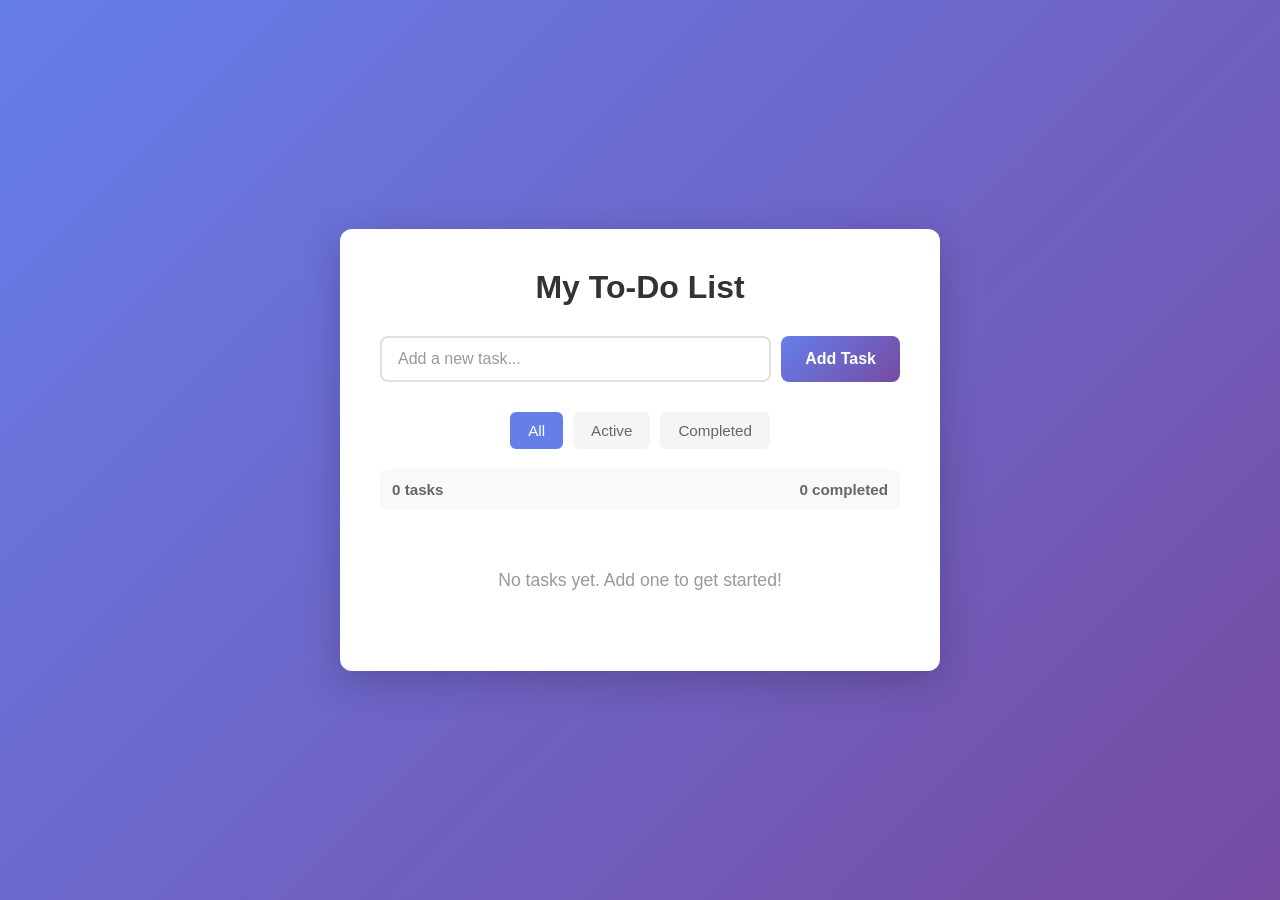
<file: task 3/todo.html>
<!DOCTYPE html>
<html lang="en">
<head>
    <meta charset="UTF-8">
    <meta name="viewport" content="width=device-width, initial-scale=1.0">
    <title>Interactive To-Do List</title>
    <link rel="stylesheet" href="style.css">
</head>
<body>
    <div class="todo-container">
        <h1>My To-Do List</h1>
        
        <div class="todo-input-section">
            <form id="todoForm">
                <input 
                    type="text" 
                    id="todoInput" 
                    placeholder="Add a new task..." 
                    required
                    autocomplete="off"
                >
                <button type="submit" class="btn-add">Add Task</button>
            </form>
        </div>

        <div class="filters-section">
            <button class="filter-btn active" data-filter="all">All</button>
            <button class="filter-btn" data-filter="active">Active</button>
            <button class="filter-btn" data-filter="completed">Completed</button>
        </div>

        <div class="stats-section">
            <span id="todoCount">0 tasks</span>
            <span id="completedCount">0 completed</span>
        </div>

        <ul id="todoList" class="todo-list"></ul>

        <div class="empty-state" id="emptyState">
            <p>No tasks yet. Add one to get started!</p>
        </div>

        <div class="actions-section">
            <button id="clearCompleted" class="btn-danger" style="display: none;">Clear Completed</button>
        </div>
    </div>

    <script src="todo.js"></script>
</body>
</html>
</file>
<file: task 5/styles.css>
:root {
  --bg: #f6f0de;
  --paper: #fff9ee;
  --ink: #111111;
  --accent: #4f46e5;
  --accent-2: #ff7a00;
  --border: 3px solid var(--ink);
  --shadow: 6px 6px 0 var(--ink);
}

* {
  box-sizing: border-box;
}

body {
  margin: 0;
  font-family: "Inter", "Segoe UI", sans-serif;
  background: var(--bg);
  color: var(--ink);
}

button,
input,
select {
  font: inherit;
}

.page-shell {
  max-width: 1280px;
  margin: 0 auto;
  padding: 24px;
}

.topbar {
  display: flex;
  justify-content: space-between;
  align-items: center;
  gap: 16px;
  background: var(--paper);
  border: var(--border);
  box-shadow: var(--shadow);
  padding: 16px 20px;
  flex-wrap: wrap;
}

.location-box {
  display: flex;
  flex-direction: column;
  gap: 6px;
  min-width: 145px;
}

.location-box label {
  font-size: 0.8rem;
  font-weight: 700;
  text-transform: uppercase;
}

.location-box select,
.search-bar input {
  border: var(--border);
  background: white;
  padding: 10px 12px;
  min-height: 42px;
}

.brand-block {
  display: flex;
  align-items: center;
  gap: 10px;
}

.brand-mark {
  width: 44px;
  height: 44px;
  display: grid;
  place-items: center;
  font-weight: 800;
  border: var(--border);
  background: var(--accent-2);
}

.brand-block h1 {
  margin: 0;
  font-size: 1.3rem;
}

.brand-block p {
  margin: 2px 0 0;
  font-size: 0.8rem;
}

.nav-actions {
  display: flex;
  align-items: center;
  gap: 10px;
  flex-wrap: wrap;
}

.search-bar {
  display: flex;
  align-items: center;
  gap: 8px;
  border: var(--border);
  background: white;
  padding: 0 10px;
  min-width: 240px;
}

.search-bar input {
  border: none;
  outline: none;
  background: transparent;
  width: 100%;
  padding: 0;
}

.icon-btn,
.category-pill,
.primary-btn,
.add-btn {
  border: var(--border);
  background: white;
  cursor: pointer;
  transition: transform 0.2s ease;
}

.icon-btn:hover,
.category-pill:hover,
.primary-btn:hover,
.add-btn:hover {
  transform: translate(-2px, -2px);
}

.icon-btn {
  width: 42px;
  height: 42px;
  display: grid;
  place-items: center;
  background: #fff;
}

.cart-btn {
  position: relative;
  background: #ffe082;
}

#cartCount {
  position: absolute;
  top: -8px;
  right: -8px;
  background: var(--accent);
  color: white;
  min-width: 20px;
  height: 20px;
  border-radius: 50%;
  display: grid;
  place-items: center;
  font-size: 0.75rem;
  border: 2px solid var(--ink);
}

.category-strip {
  display: flex;
  flex-wrap: wrap;
  gap: 10px;
  margin: 18px 0 22px;
}

.category-pill {
  padding: 10px 14px;
  background: white;
  font-weight: 700;
}

.category-pill.active {
  background: var(--accent-2);
}

.hero-card {
  display: flex;
  justify-content: space-between;
  align-items: center;
  gap: 20px;
  background: #ffd166;
  border: var(--border);
  box-shadow: var(--shadow);
  padding: 24px;
  margin-bottom: 24px;
}

.hero-card h2 {
  font-size: clamp(1.3rem, 2.4vw, 2rem);
  margin: 6px 0 8px;
}

.eyebrow {
  text-transform: uppercase;
  font-weight: 800;
  letter-spacing: 0.08em;
  margin: 0;
}

.primary-btn {
  padding: 12px 18px;
  background: var(--accent);
  color: white;
  font-weight: 700;
}

.products-section {
  background: var(--paper);
  border: var(--border);
  box-shadow: var(--shadow);
  padding: 20px;
}

.section-heading {
  display: flex;
  justify-content: space-between;
  align-items: end;
  gap: 12px;
  margin-bottom: 18px;
  flex-wrap: wrap;
}

.section-heading h3 {
  margin: 0;
}

.section-heading p {
  margin: 0;
  color: #555;
}

.product-grid {
  display: grid;
  grid-template-columns: repeat(3, minmax(0, 1fr));
  gap: 20px;
}

.product-card {
  background: white;
  border: var(--border);
  padding: 16px;
  display: flex;
  flex-direction: column;
  gap: 10px;
}

.product-visual {
  height: 140px;
  border: var(--border);
  display: grid;
  place-items: center;
  font-size: 2rem;
  background: linear-gradient(135deg, #ffe082, #c7d2fe);
}

.rating-row {
  display: flex;
  justify-content: space-between;
  align-items: center;
  font-size: 0.9rem;
  color: #555;
}

.stars {
  color: #ffb703;
}

.price-row {
  display: flex;
  align-items: center;
  gap: 8px;
}

.price {
  font-weight: 800;
}

.offer-price {
  color: #c2410c;
  font-weight: 700;
}

.add-btn {
  padding: 10px 12px;
  background: #d9f99d;
  font-weight: 700;
}

.cart-drawer {
  position: fixed;
  top: 0;
  right: -420px;
  width: min(400px, 90vw);
  height: 100vh;
  background: var(--paper);
  border-left: var(--border);
  box-shadow: -6px 0 0 var(--ink);
  padding: 20px;
  transition: right 0.3s ease;
  z-index: 20;
  display: flex;
  flex-direction: column;
  gap: 14px;
}

.cart-drawer.open {
  right: 0;
}

.drawer-head,
.drawer-footer {
  display: flex;
  justify-content: space-between;
  align-items: center;
  gap: 10px;
}

.drawer-footer {
  margin-top: auto;
  padding-top: 10px;
  border-top: 2px solid var(--ink);
}

.full {
  width: 100%;
}

.cart-items {
  display: flex;
  flex-direction: column;
  gap: 10px;
  overflow: auto;
}

.cart-item {
  display: flex;
  justify-content: space-between;
  align-items: center;
  border: 2px solid var(--ink);
  padding: 10px;
  background: white;
}

.drawer-overlay {
  position: fixed;
  inset: 0;
  background: rgba(0, 0, 0, 0.2);
  display: none;
  z-index: 10;
}

.drawer-overlay.show {
  display: block;
}

.site-footer {
  margin-top: 24px;
  background: var(--paper);
  border: var(--border);
  box-shadow: var(--shadow);
  padding: 20px;
}

.footer-socials {
  display: flex;
  flex-wrap: wrap;
  gap: 10px;
  margin-bottom: 16px;
}

.footer-socials a {
  text-decoration: none;
  color: var(--ink);
  font-weight: 700;
  border: 2px solid var(--ink);
  padding: 8px 10px;
  background: white;
}

.accordion-list {
  display: grid;
  gap: 10px;
}

.accordion-list details {
  border: 2px solid var(--ink);
  background: white;
  padding: 10px 12px;
}

.accordion-list summary {
  cursor: pointer;
  font-weight: 700;
}

@media (max-width: 900px) {
  .product-grid {
    grid-template-columns: repeat(2, minmax(0, 1fr));
  }
}

@media (max-width: 650px) {
  .page-shell {
    padding: 14px;
  }

  .topbar,
  .hero-card,
  .products-section,
  .site-footer {
    padding: 16px;
  }

  .search-bar {
    min-width: 0;
    width: 100%;
  }

  .hero-card {
    flex-direction: column;
    align-items: flex-start;
  }

  .product-grid {
    grid-template-columns: 1fr;
  }
}
</file>
<file: task 1/style.css>
/* ============================================================
   style.css — Shared Portfolio Stylesheet
   Design: Editorial Monochrome with Warm Amber Accent
   Font pairing: "Playfair Display" (headings) + "Source Serif 4" (body)
   Accessibility: WCAG AA contrast, visible focus rings, motion-safe
   ============================================================ */

/* ---------- 1. Design Tokens (CSS Custom Properties) ---------- */
:root {
  /* Colors — all pairs meet WCAG AA (4.5:1) on their backgrounds */
  --color-bg:           #faf9f6;   /* warm off-white */
  --color-surface:      #f2efe8;   /* card / section surface */
  --color-border:       #d4cfc4;
  --color-text:         #1a1917;   /* near-black — 15:1 on bg */
  --color-text-muted:   #5a564e;   /* 7:1 on bg */
  --color-accent:       #b45309;   /* amber-700 — 5.2:1 on bg */
  --color-accent-dark:  #92400e;   /* amber-800 — 7.3:1 on bg */
  --color-link:         #92400e;
  --color-link-visited: #7c3aed;   /* purple — distinct for visited */
  --color-focus-ring:   #b45309;
  --color-white:        #ffffff;
  --color-error:        #b91c1c;   /* red-700 — 6.4:1 on white */

  /* Typography */
  --font-display: 'Playfair Display', Georgia, serif;
  --font-body:    'Source Serif 4', Georgia, serif;
  --font-mono:    'JetBrains Mono', 'Fira Code', monospace;

  /* Fluid type scale (clamp: min, preferred, max) */
  --text-xs:   clamp(0.75rem,  1.5vw, 0.875rem);
  --text-sm:   clamp(0.875rem, 2vw,   1rem);
  --text-base: clamp(1rem,     2.5vw, 1.125rem);
  --text-lg:   clamp(1.125rem, 3vw,   1.375rem);
  --text-xl:   clamp(1.375rem, 4vw,   1.75rem);
  --text-2xl:  clamp(1.75rem,  5vw,   2.5rem);
  --text-3xl:  clamp(2.25rem,  6vw,   3.5rem);

  /* Spacing */
  --space-1:  0.25rem;
  --space-2:  0.5rem;
  --space-3:  0.75rem;
  --space-4:  1rem;
  --space-6:  1.5rem;
  --space-8:  2rem;
  --space-12: 3rem;
  --space-16: 4rem;
  --space-24: 6rem;

  /* Layout */
  --max-width:        1100px;
  --content-width:    72ch;
  --border-radius:    4px;
  --border-radius-lg: 8px;

  /* Transitions */
  --transition-fast:   150ms ease;
  --transition-base:   250ms ease;
  --transition-slow:   400ms ease;

  /* Shadows */
  --shadow-sm: 0 1px 3px rgba(26, 25, 23, 0.08);
  --shadow-md: 0 4px 12px rgba(26, 25, 23, 0.12);
  --shadow-lg: 0 8px 24px rgba(26, 25, 23, 0.16);
}

/* ---------- 2. Reset & Base ---------- */

/*
  ACCESSIBILITY NOTE: box-sizing border-box prevents layout shifts
  that can confuse screen-reader users relying on spatial consistency.
*/
*, *::before, *::after {
  box-sizing: border-box;
  margin: 0;
  padding: 0;
}

html {
  font-size: 100%;          /* respect user's browser font-size preference */
  scroll-behavior: smooth;  /* paired with prefers-reduced-motion override below */
  text-size-adjust: 100%;   /* prevent mobile browser font inflation */
}

body {
  font-family: var(--font-body);
  font-size: var(--text-base);
  line-height: 1.7;
  color: var(--color-text);
  background-color: var(--color-bg);
  /* Prevent horizontal scroll on narrow viewports */
  overflow-x: hidden;
}

/*
  ACCESSIBILITY NOTE: Users who set "Reduce Motion" in OS preferences
  expect animations to be suppressed. This blanket override respects that.
*/
@media (prefers-reduced-motion: reduce) {
  *, *::before, *::after {
    animation-duration: 0.01ms !important;
    animation-iteration-count: 1 !important;
    transition-duration: 0.01ms !important;
    scroll-behavior: auto !important;
  }
}

/* ---------- 3. Skip Link
   ACCESSIBILITY NOTE: A skip link lets keyboard/screen-reader users
   jump past repetitive navigation directly to main content.
   It's visually hidden until focused (via :focus-visible).
---------- */
.skip-link {
  position: absolute;
  top: -100%;
  left: var(--space-4);
  z-index: 9999;
  padding: var(--space-3) var(--space-6);
  background: var(--color-accent);
  color: var(--color-white);
  font-family: var(--font-body);
  font-size: var(--text-sm);
  font-weight: 700;
  text-decoration: none;
  border-radius: var(--border-radius);
  border: 2px solid var(--color-white);
  transition: top var(--transition-fast);
}

.skip-link:focus {
  top: var(--space-4);
}

/* ---------- 4. Focus Styles
   ACCESSIBILITY NOTE: Visible focus indicators are required by WCAG 2.4.11.
   We use a high-contrast offset outline that works on any background.
   :focus-visible ensures it only shows for keyboard navigation, not mouse clicks.
---------- */
:focus-visible {
  outline: 3px solid var(--color-focus-ring);
  outline-offset: 3px;
  border-radius: var(--border-radius);
}

/* Remove outline for mouse users (browsers that support :focus-visible) */
:focus:not(:focus-visible) {
  outline: none;
}

/* ---------- 5. Typography ---------- */
h1, h2, h3, h4, h5, h6 {
  font-family: var(--font-display);
  line-height: 1.2;
  color: var(--color-text);
  /* Prevent headings from breaking awkwardly */
  text-wrap: balance;
}

h1 { font-size: var(--text-3xl); font-weight: 700; letter-spacing: -0.02em; }
h2 { font-size: var(--text-2xl); font-weight: 600; letter-spacing: -0.01em; }
h3 { font-size: var(--text-xl);  font-weight: 600; }
h4 { font-size: var(--text-lg);  font-weight: 600; }
h5, h6 { font-size: var(--text-base); font-weight: 600; }

p { max-width: var(--content-width); }

a {
  color: var(--color-link);
  text-underline-offset: 3px;
  text-decoration-thickness: 1px;
  transition: color var(--transition-fast), text-decoration-color var(--transition-fast);
}

a:hover {
  color: var(--color-accent-dark);
  text-decoration-thickness: 2px;
}

a:visited {
  color: var(--color-link-visited);
}

strong { font-weight: 700; }
em { font-style: italic; }

code, kbd {
  font-family: var(--font-mono);
  font-size: 0.875em;
  background: var(--color-surface);
  padding: 0.1em 0.4em;
  border-radius: var(--border-radius);
  border: 1px solid var(--color-border);
}

/* ---------- 6. Layout Utilities ---------- */
.container {
  width: 100%;
  max-width: var(--max-width);
  margin-inline: auto;
  padding-inline: var(--space-6);
}

@media (min-width: 768px) {
  .container { padding-inline: var(--space-8); }
}

/* ---------- 7. Site Header & Navigation
   ACCESSIBILITY NOTE:
   - role="banner" redundantly marks the landmark for older AT.
   - <nav> + aria-label distinguishes this nav from any in-page navs.
   - aria-current="page" signals the active page to screen readers.
   - The mobile toggle uses aria-expanded to communicate open/closed state.
---------- */
.site-header {
  position: sticky;
  top: 0;
  z-index: 100;
  background: var(--color-bg);
  border-bottom: 1px solid var(--color-border);
  box-shadow: var(--shadow-sm);
}

.site-header .container {
  display: flex;
  align-items: center;
  justify-content: space-between;
  gap: var(--space-4);
  padding-block: var(--space-4);
}

.site-logo {
  font-family: var(--font-display);
  font-size: var(--text-lg);
  font-weight: 700;
  color: var(--color-text);
  text-decoration: none;
  letter-spacing: -0.01em;
  white-space: nowrap;
}

.site-logo:visited { color: var(--color-text); }
.site-logo:hover   { color: var(--color-accent); }

.primary-nav {
  display: flex;
  align-items: center;
  gap: var(--space-1);
  list-style: none;
  flex-wrap: wrap;
}

.primary-nav a {
  display: inline-block;
  padding: var(--space-2) var(--space-3);
  color: var(--color-text-muted);
  text-decoration: none;
  font-size: var(--text-sm);
  font-weight: 600;
  border-radius: var(--border-radius);
  transition: color var(--transition-fast), background var(--transition-fast);
}

.primary-nav a:hover {
  color: var(--color-accent);
  background: var(--color-surface);
}

/* Active page link — paired with aria-current="page" */
.primary-nav a[aria-current="page"] {
  color: var(--color-accent);
  background: var(--color-surface);
  border-bottom: 2px solid var(--color-accent);
}

/* Mobile nav toggle button */
.nav-toggle {
  display: none;  /* shown via media query below */
  background: none;
  border: 1px solid var(--color-border);
  border-radius: var(--border-radius);
  padding: var(--space-2) var(--space-3);
  cursor: pointer;
  font-size: var(--text-sm);
  color: var(--color-text);
  transition: background var(--transition-fast);
}

.nav-toggle:hover { background: var(--color-surface); }

@media (max-width: 640px) {
  .nav-toggle { display: block; }

  .primary-nav {
    display: none;
    position: absolute;
    top: 100%;
    left: 0;
    right: 0;
    background: var(--color-bg);
    border-bottom: 1px solid var(--color-border);
    flex-direction: column;
    align-items: stretch;
    gap: 0;
    padding: var(--space-4);
    box-shadow: var(--shadow-md);
  }

  .primary-nav.is-open { display: flex; }

  .primary-nav a {
    padding: var(--space-3) var(--space-4);
  }
}

/* ---------- 8. Main Content Area ---------- */
main {
  min-height: 60vh;
  padding-block: var(--space-16) var(--space-24);
}

/* ---------- 9. Section Styles ---------- */
.section {
  margin-block-end: var(--space-16);
}

.section-header {
  margin-block-end: var(--space-8);
}

.section-label {
  display: inline-block;
  font-size: var(--text-xs);
  font-weight: 700;
  letter-spacing: 0.12em;
  text-transform: uppercase;
  color: var(--color-accent);
  margin-block-end: var(--space-2);
}

.section-title {
  margin-block-end: var(--space-3);
}

.section-description {
  color: var(--color-text-muted);
  font-size: var(--text-lg);
}

/* ---------- 10. Hero Section ---------- */
.hero {
  padding-block: var(--space-24);
  border-bottom: 1px solid var(--color-border);
  margin-block-end: var(--space-16);
}

.hero-eyebrow {
  font-size: var(--text-sm);
  font-weight: 700;
  letter-spacing: 0.1em;
  text-transform: uppercase;
  color: var(--color-accent);
  margin-block-end: var(--space-4);
}

.hero-title {
  font-size: var(--text-3xl);
  font-weight: 700;
  letter-spacing: -0.03em;
  line-height: 1.1;
  margin-block-end: var(--space-6);
  max-width: 18ch;
}

.hero-title .accent { color: var(--color-accent); }

.hero-description {
  font-size: var(--text-lg);
  color: var(--color-text-muted);
  max-width: 55ch;
  margin-block-end: var(--space-8);
}

.hero-actions {
  display: flex;
  flex-wrap: wrap;
  gap: var(--space-4);
}

/* ---------- 11. Buttons ---------- */
.btn {
  display: inline-flex;
  align-items: center;
  gap: var(--space-2);
  padding: var(--space-3) var(--space-6);
  font-family: var(--font-body);
  font-size: var(--text-sm);
  font-weight: 700;
  text-decoration: none;
  border-radius: var(--border-radius);
  border: 2px solid transparent;
  cursor: pointer;
  transition: background var(--transition-fast), color var(--transition-fast),
              border-color var(--transition-fast), box-shadow var(--transition-fast);
  white-space: nowrap;
}

/* Primary button */
.btn-primary {
  background: var(--color-accent);
  color: var(--color-white);
  border-color: var(--color-accent);
}

.btn-primary:hover {
  background: var(--color-accent-dark);
  border-color: var(--color-accent-dark);
  color: var(--color-white);
  text-decoration: none;
  box-shadow: var(--shadow-md);
}

.btn-primary:visited { color: var(--color-white); }

/* Secondary / ghost button */
.btn-secondary {
  background: transparent;
  color: var(--color-text);
  border-color: var(--color-border);
}

.btn-secondary:hover {
  background: var(--color-surface);
  border-color: var(--color-text-muted);
  color: var(--color-text);
  text-decoration: none;
}

.btn-secondary:visited { color: var(--color-text); }

/* ---------- 12. Skills Grid ---------- */
.skills-grid {
  display: grid;
  grid-template-columns: repeat(auto-fill, minmax(180px, 1fr));
  gap: var(--space-4);
  list-style: none;
}

.skill-card {
  padding: var(--space-4);
  background: var(--color-surface);
  border: 1px solid var(--color-border);
  border-radius: var(--border-radius-lg);
  transition: box-shadow var(--transition-fast), transform var(--transition-fast);
}

.skill-card:hover {
  box-shadow: var(--shadow-md);
  transform: translateY(-2px);
}

.skill-card-icon {
  font-size: 1.75rem;
  margin-block-end: var(--space-2);
  /* aria-hidden="true" on these emoji/icons in HTML */
}

.skill-card-name {
  font-weight: 700;
  font-size: var(--text-sm);
  margin-block-end: var(--space-1);
}

.skill-card-level {
  font-size: var(--text-xs);
  color: var(--color-text-muted);
}

/* ---------- 13. Project Cards ---------- */
.projects-grid {
  display: grid;
  grid-template-columns: repeat(auto-fill, minmax(300px, 1fr));
  gap: var(--space-6);
}

.project-card {
  display: flex;
  flex-direction: column;
  background: var(--color-bg);
  border: 1px solid var(--color-border);
  border-radius: var(--border-radius-lg);
  overflow: hidden;
  transition: box-shadow var(--transition-base), transform var(--transition-base);
}

.project-card:hover {
  box-shadow: var(--shadow-lg);
  transform: translateY(-4px);
}

/* Project thumbnail placeholder */
.project-thumbnail {
  aspect-ratio: 16 / 9;
  background: var(--color-surface);
  display: flex;
  align-items: center;
  justify-content: center;
  color: var(--color-text-muted);
  font-size: var(--text-sm);
  border-bottom: 1px solid var(--color-border);
  overflow: hidden;
}

.project-thumbnail img {
  width: 100%;
  height: 100%;
  object-fit: cover;
}

.project-body {
  padding: var(--space-6);
  flex: 1;
  display: flex;
  flex-direction: column;
  gap: var(--space-3);
}

.project-title {
  font-size: var(--text-xl);
}

.project-description {
  color: var(--color-text-muted);
  font-size: var(--text-sm);
  flex: 1;
}

.project-tags {
  display: flex;
  flex-wrap: wrap;
  gap: var(--space-2);
  list-style: none;
}

.project-tag {
  padding: var(--space-1) var(--space-3);
  background: var(--color-surface);
  border: 1px solid var(--color-border);
  border-radius: 999px;
  font-size: var(--text-xs);
  font-weight: 600;
  color: var(--color-text-muted);
}

.project-links {
  display: flex;
  gap: var(--space-3);
  margin-top: var(--space-2);
}

/* ---------- 14. Timeline (About page) ---------- */
.timeline {
  list-style: none;
  border-left: 2px solid var(--color-border);
  padding-left: var(--space-6);
  display: flex;
  flex-direction: column;
  gap: var(--space-8);
}

.timeline-item {
  position: relative;
}

/* Timeline dot */
.timeline-item::before {
  content: '';
  position: absolute;
  left: calc(-1 * var(--space-6) - 5px);
  top: 0.35em;
  width: 12px;
  height: 12px;
  border-radius: 50%;
  background: var(--color-accent);
  border: 2px solid var(--color-bg);
  box-shadow: 0 0 0 2px var(--color-accent);
}

.timeline-period {
  font-size: var(--text-xs);
  font-weight: 700;
  letter-spacing: 0.08em;
  text-transform: uppercase;
  color: var(--color-accent);
  margin-block-end: var(--space-1);
}

.timeline-role {
  font-size: var(--text-lg);
  font-weight: 600;
  margin-block-end: var(--space-1);
}

.timeline-org {
  font-size: var(--text-sm);
  color: var(--color-text-muted);
  margin-block-end: var(--space-3);
}

.timeline-desc {
  font-size: var(--text-sm);
  color: var(--color-text-muted);
}

/* ---------- 15. Contact Form
   ACCESSIBILITY NOTES (inline below and in HTML):
   - Each input has a <label> with matching for/id
   - aria-describedby links hints/errors to their field
   - required attribute triggers native browser validation
   - aria-required redundantly communicates to older AT
---------- */
.contact-layout {
  display: grid;
  grid-template-columns: 1fr;
  gap: var(--space-12);
}

@media (min-width: 768px) {
  .contact-layout {
    grid-template-columns: 1fr 1fr;
    align-items: start;
  }
}

.contact-form {
  display: flex;
  flex-direction: column;
  gap: var(--space-6);
}

.form-group {
  display: flex;
  flex-direction: column;
  gap: var(--space-2);
}

.form-label {
  font-size: var(--text-sm);
  font-weight: 700;
  color: var(--color-text);
}

/* Required asterisk — visually present but screen-readers use aria-required */
.form-label .required-marker {
  color: var(--color-error);
  margin-left: var(--space-1);
  /* aria-hidden="true" in HTML so "star" isn't read aloud redundantly */
}

.form-input,
.form-textarea,
.form-select {
  width: 100%;
  padding: var(--space-3) var(--space-4);
  font-family: var(--font-body);
  font-size: var(--text-base);
  color: var(--color-text);
  background: var(--color-white);
  border: 1.5px solid var(--color-border);
  border-radius: var(--border-radius);
  transition: border-color var(--transition-fast), box-shadow var(--transition-fast);
  /* Prevents iOS from styling inputs as native */
  appearance: none;
  -webkit-appearance: none;
}

.form-input:hover,
.form-textarea:hover {
  border-color: var(--color-text-muted);
}

.form-input:focus,
.form-textarea:focus,
.form-select:focus {
  border-color: var(--color-accent);
  box-shadow: 0 0 0 3px rgba(180, 83, 9, 0.2);
  outline: none; /* replaced by box-shadow — still visible */
}

/* High-contrast focus for forced-colors / Windows HCM */
@media (forced-colors: active) {
  .form-input:focus,
  .form-textarea:focus {
    outline: 3px solid ButtonText;
  }
}

.form-input::placeholder,
.form-textarea::placeholder {
  color: var(--color-text-muted);
  opacity: 0.6;
}

.form-textarea {
  resize: vertical;
  min-height: 140px;
}

.form-hint {
  font-size: var(--text-xs);
  color: var(--color-text-muted);
}

/* Error state */
.form-input[aria-invalid="true"],
.form-textarea[aria-invalid="true"] {
  border-color: var(--color-error);
}

.form-error {
  font-size: var(--text-xs);
  color: var(--color-error);
  font-weight: 600;
  display: flex;
  align-items: center;
  gap: var(--space-1);
}

/* ---------- 16. Social Links ---------- */
.social-links {
  list-style: none;
  display: flex;
  flex-direction: column;
  gap: var(--space-4);
}

.social-link-item a {
  display: flex;
  align-items: center;
  gap: var(--space-3);
  text-decoration: none;
  color: var(--color-text);
  font-weight: 600;
  padding: var(--space-3) var(--space-4);
  border: 1px solid var(--color-border);
  border-radius: var(--border-radius);
  background: var(--color-surface);
  transition: background var(--transition-fast), border-color var(--transition-fast),
              color var(--transition-fast), box-shadow var(--transition-fast);
}

.social-link-item a:hover {
  background: var(--color-bg);
  border-color: var(--color-accent);
  color: var(--color-accent);
  box-shadow: var(--shadow-sm);
  text-decoration: none;
}

.social-link-icon {
  font-size: 1.25rem;
  flex-shrink: 0;
}

/* ---------- 17. Bio / About ---------- */
.bio-grid {
  display: grid;
  grid-template-columns: 1fr;
  gap: var(--space-12);
  align-items: start;
}

@media (min-width: 768px) {
  .bio-grid {
    grid-template-columns: 220px 1fr;
  }
}

.bio-avatar {
  width: 100%;
  max-width: 220px;
  aspect-ratio: 1;
  border-radius: var(--border-radius-lg);
  object-fit: cover;
  background: var(--color-surface);
  border: 1px solid var(--color-border);
  display: flex;
  align-items: center;
  justify-content: center;
  color: var(--color-text-muted);
  font-size: var(--text-sm);
  text-align: center;
  padding: var(--space-4);
}

.bio-avatar img {
  width: 100%;
  height: 100%;
  border-radius: inherit;
  object-fit: cover;
}

.bio-text { display: flex; flex-direction: column; gap: var(--space-4); }

/* Education cards */
.education-list {
  list-style: none;
  display: flex;
  flex-direction: column;
  gap: var(--space-4);
}

.education-item {
  padding: var(--space-4) var(--space-6);
  background: var(--color-surface);
  border: 1px solid var(--color-border);
  border-left: 4px solid var(--color-accent);
  border-radius: var(--border-radius);
}

.education-degree {
  font-weight: 700;
  margin-block-end: var(--space-1);
}

.education-school {
  color: var(--color-accent);
  font-size: var(--text-sm);
  font-weight: 600;
  margin-block-end: var(--space-1);
}

.education-year {
  font-size: var(--text-xs);
  color: var(--color-text-muted);
}

/* ---------- 18. Featured Badge ---------- */
.badge {
  display: inline-block;
  padding: var(--space-1) var(--space-3);
  font-size: var(--text-xs);
  font-weight: 700;
  letter-spacing: 0.08em;
  text-transform: uppercase;
  border-radius: 999px;
  background: var(--color-accent);
  color: var(--color-white);
}

/* ---------- 19. Divider ---------- */
hr {
  border: none;
  border-top: 1px solid var(--color-border);
  margin-block: var(--space-8);
}

/* ---------- 20. Site Footer
   ACCESSIBILITY NOTE: role="contentinfo" marks this as the page footer
   landmark for AT; redundant with <footer> for older screen readers.
---------- */
.site-footer {
  border-top: 1px solid var(--color-border);
  padding-block: var(--space-8);
  margin-top: auto;
}

.site-footer .container {
  display: flex;
  flex-wrap: wrap;
  justify-content: space-between;
  align-items: center;
  gap: var(--space-4);
}

.footer-copy {
  font-size: var(--text-sm);
  color: var(--color-text-muted);
}

.footer-nav {
  display: flex;
  gap: var(--space-4);
  list-style: none;
  flex-wrap: wrap;
}

.footer-nav a {
  font-size: var(--text-sm);
  color: var(--color-text-muted);
}

.footer-nav a:hover { color: var(--color-accent); }

/* ---------- 21. Utility Classes ---------- */
.visually-hidden {
  /* ACCESSIBILITY: hides content visually but keeps it for screen readers */
  position: absolute;
  width: 1px;
  height: 1px;
  padding: 0;
  margin: -1px;
  overflow: hidden;
  clip: rect(0, 0, 0, 0);
  white-space: nowrap;
  border: 0;
}

.text-muted  { color: var(--color-text-muted); }
.text-accent { color: var(--color-accent); }
.mt-4  { margin-top: var(--space-4);  }
.mt-8  { margin-top: var(--space-8);  }
.mt-12 { margin-top: var(--space-12); }
.mb-4  { margin-bottom: var(--space-4);  }
.mb-8  { margin-bottom: var(--space-8);  }

/* ---------- 22. Print Styles ---------- */
@media print {
  .site-header,
  .site-footer,
  .skip-link,
  .btn,
  .nav-toggle {
    display: none !important;
  }

  body {
    font-size: 12pt;
    color: #000;
    background: #fff;
  }

  a { color: #000; }
  a[href]::after { content: " (" attr(href) ")"; }
}
</file>
<file: task 3/style.css>
/* ================================ */
/* TO-DO LIST - Styling */
/* ================================ */

* {
    margin: 0;
    padding: 0;
    box-sizing: border-box;
}

body {
    font-family: 'Segoe UI', Tahoma, Geneva, Verdana, sans-serif;
    background: linear-gradient(135deg, #667eea 0%, #764ba2 100%);
    min-height: 100vh;
    display: flex;
    justify-content: center;
    align-items: center;
    padding: 20px;
}

.todo-container {
    background: white;
    border-radius: 12px;
    box-shadow: 0 10px 40px rgba(0, 0, 0, 0.2);
    width: 100%;
    max-width: 600px;
    padding: 40px;
    animation: slideIn 0.3s ease-out;
}

@keyframes slideIn {
    from {
        opacity: 0;
        transform: translateY(-20px);
    }
    to {
        opacity: 1;
        transform: translateY(0);
    }
}

h1 {
    color: #333;
    text-align: center;
    margin-bottom: 30px;
    font-size: 2em;
    font-weight: 600;
}

/* ================================ */
/* INPUT SECTION */
/* ================================ */

.todo-input-section {
    margin-bottom: 30px;
}

#todoForm {
    display: flex;
    gap: 10px;
}

#todoInput {
    flex: 1;
    padding: 12px 16px;
    border: 2px solid #e0e0e0;
    border-radius: 8px;
    font-size: 1em;
    transition: border-color 0.3s;
}

#todoInput:focus {
    outline: none;
    border-color: #667eea;
    box-shadow: 0 0 0 3px rgba(102, 126, 234, 0.1);
}

#todoInput::placeholder {
    color: #999;
}

.btn-add {
    padding: 12px 24px;
    background: linear-gradient(135deg, #667eea 0%, #764ba2 100%);
    color: white;
    border: none;
    border-radius: 8px;
    font-size: 1em;
    font-weight: 600;
    cursor: pointer;
    transition: transform 0.2s, box-shadow 0.2s;
}

.btn-add:hover {
    transform: translateY(-2px);
    box-shadow: 0 5px 15px rgba(102, 126, 234, 0.4);
}

.btn-add:active {
    transform: translateY(0);
}

/* ================================ */
/* FILTERS SECTION */
/* ================================ */

.filters-section {
    display: flex;
    gap: 10px;
    margin-bottom: 20px;
    justify-content: center;
}

.filter-btn {
    padding: 8px 16px;
    background: #f5f5f5;
    border: 2px solid transparent;
    border-radius: 6px;
    cursor: pointer;
    font-size: 0.95em;
    font-weight: 500;
    transition: all 0.3s;
    color: #666;
}

.filter-btn:hover {
    background: #e8e8e8;
}

.filter-btn.active {
    background: #667eea;
    color: white;
    border-color: #667eea;
}

/* ================================ */
/* STATS SECTION */
/* ================================ */

.stats-section {
    display: flex;
    justify-content: space-between;
    margin-bottom: 20px;
    padding: 12px;
    background: #f9f9f9;
    border-radius: 8px;
    font-size: 0.95em;
    color: #666;
}

#todoCount, #completedCount {
    font-weight: 600;
}

/* ================================ */
/* TODO LIST */
/* ================================ */

.todo-list {
    list-style: none;
    margin-bottom: 20px;
}

.todo-item {
    display: flex;
    align-items: center;
    justify-content: space-between;
    padding: 16px;
    margin-bottom: 10px;
    background: #f9f9f9;
    border-radius: 8px;
    border-left: 4px solid #667eea;
    transition: all 0.3s;
    animation: fadeIn 0.3s ease-out;
}

@keyframes fadeIn {
    from {
        opacity: 0;
        transform: translateX(-10px);
    }
    to {
        opacity: 1;
        transform: translateX(0);
    }
}

.todo-item:hover {
    background: #f0f0f0;
    box-shadow: 0 2px 8px rgba(0, 0, 0, 0.1);
}

.todo-item.completed {
    opacity: 0.6;
}

.todo-item.completed .todo-text {
    text-decoration: line-through;
    color: #999;
}

.todo-content {
    display: flex;
    align-items: center;
    gap: 12px;
    flex: 1;
    min-width: 0;
}

.checkbox {
    width: 20px;
    height: 20px;
    cursor: pointer;
    accent-color: #667eea;
    flex-shrink: 0;
}

.todo-text {
    color: #333;
    word-break: break-word;
    flex: 1;
}

.edit-input {
    flex: 1;
    padding: 8px;
    border: 2px solid #667eea;
    border-radius: 4px;
    font-size: 1em;
    font-family: inherit;
}

.edit-input:focus {
    outline: none;
    box-shadow: 0 0 0 3px rgba(102, 126, 234, 0.2);
}

.todo-actions {
    display: flex;
    gap: 8px;
    flex-shrink: 0;
    margin-left: 12px;
}

.btn-edit, .btn-delete {
    background: none;
    border: none;
    font-size: 1.1em;
    cursor: pointer;
    padding: 6px 8px;
    border-radius: 4px;
    transition: all 0.2s;
    opacity: 0.6;
}

.btn-edit {
    color: #667eea;
}

.btn-edit:hover {
    background: rgba(102, 126, 234, 0.1);
    opacity: 1;
}

.btn-delete {
    color: #e74c3c;
}

.btn-delete:hover {
    background: rgba(231, 76, 60, 0.1);
    opacity: 1;
}

.todo-item:hover .btn-edit,
.todo-item:hover .btn-delete {
    opacity: 1;
}

/* ================================ */
/* EMPTY STATE */
/* ================================ */

.empty-state {
    text-align: center;
    padding: 40px 20px;
    color: #999;
    font-size: 1.1em;
    display: none;
}

.empty-state p {
    margin: 0;
}

/* ================================ */
/* ACTIONS SECTION */
/* ================================ */

.actions-section {
    text-align: center;
}

.btn-danger {
    padding: 10px 20px;
    background: #e74c3c;
    color: white;
    border: none;
    border-radius: 6px;
    cursor: pointer;
    font-size: 0.95em;
    font-weight: 600;
    transition: all 0.3s;
}

.btn-danger:hover {
    background: #c0392b;
    box-shadow: 0 4px 12px rgba(231, 76, 60, 0.3);
}

.btn-danger:active {
    transform: scale(0.98);
}

/* ================================ */
/* RESPONSIVE DESIGN */
/* ================================ */

@media (max-width: 600px) {
    .todo-container {
        padding: 20px;
    }

    h1 {
        font-size: 1.5em;
        margin-bottom: 20px;
    }

    #todoForm {
        flex-direction: column;
    }

    .btn-add {
        width: 100%;
    }

    .filters-section {
        flex-wrap: wrap;
    }

    .stats-section {
        flex-direction: column;
        gap: 8px;
    }

    .todo-item {
        flex-direction: column;
        align-items: flex-start;
    }

    .todo-actions {
        margin-left: 32px;
        margin-top: 10px;
    }
}
</file>
